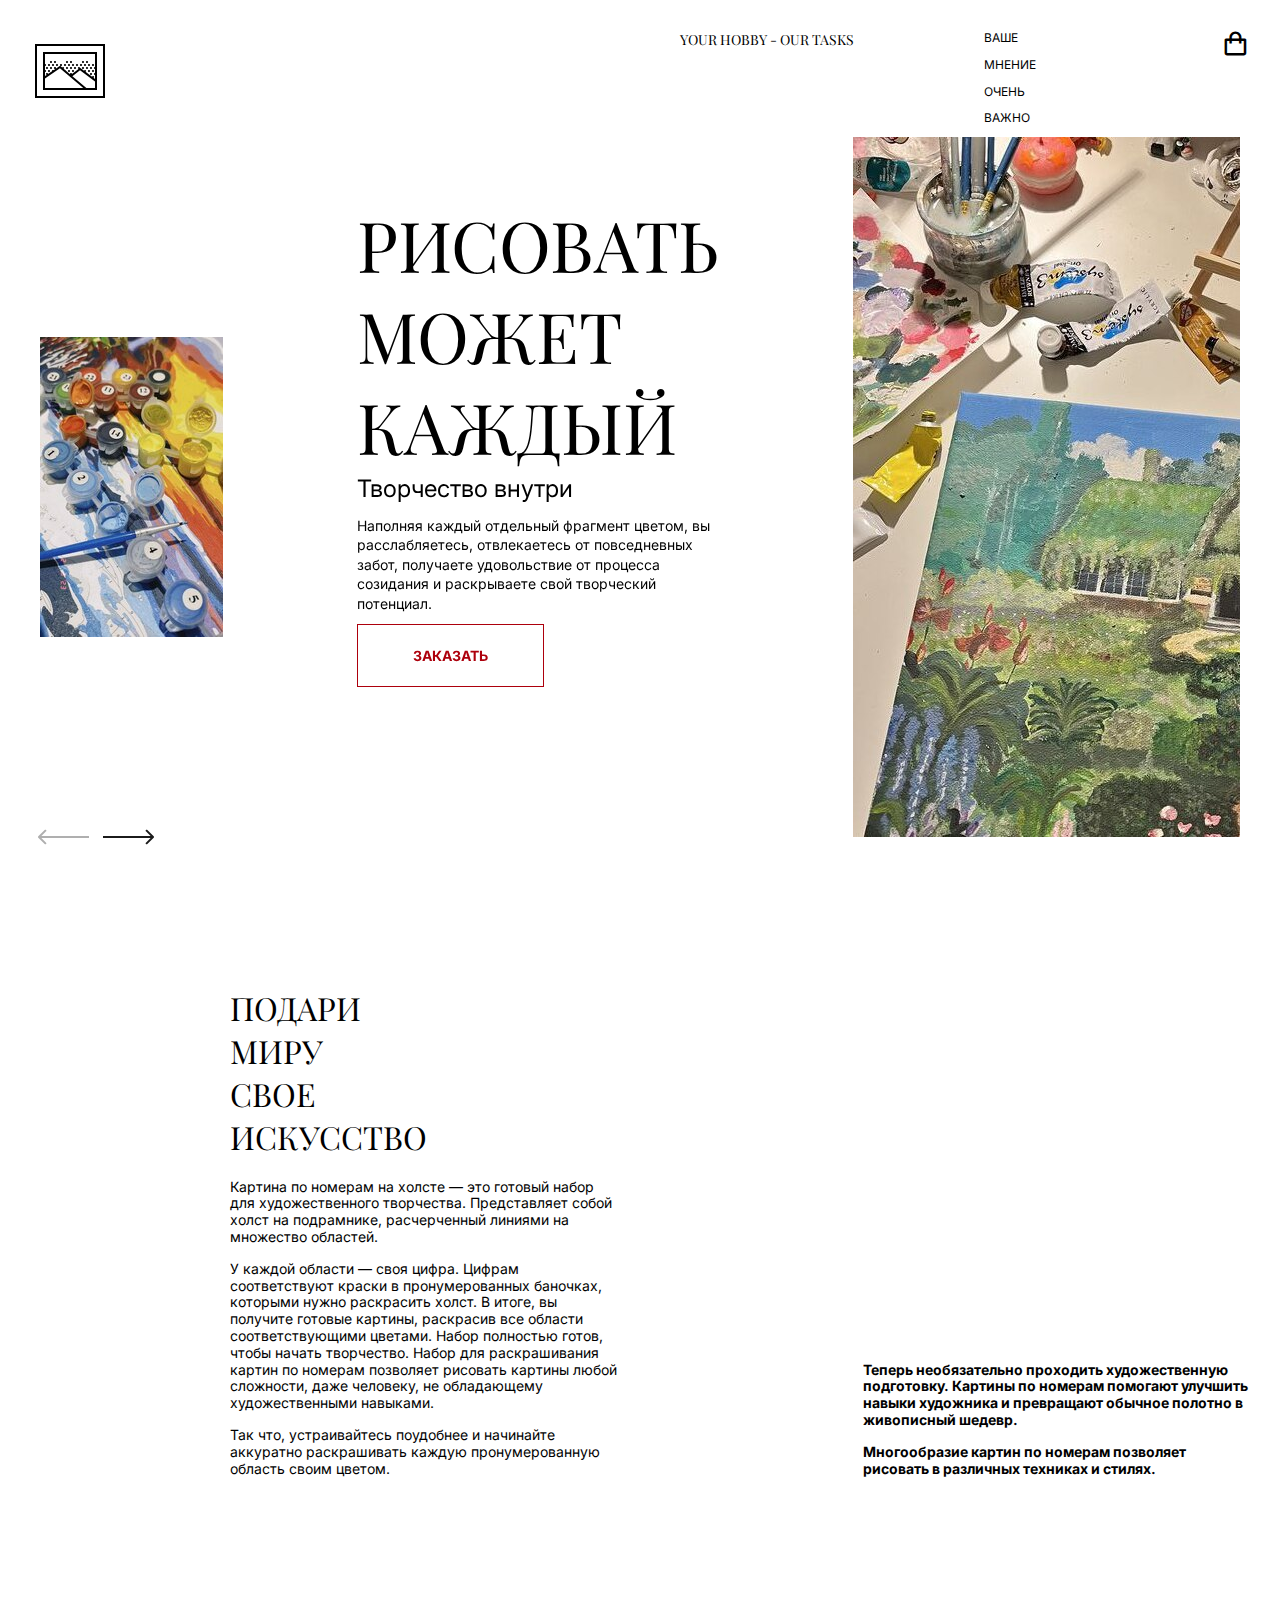
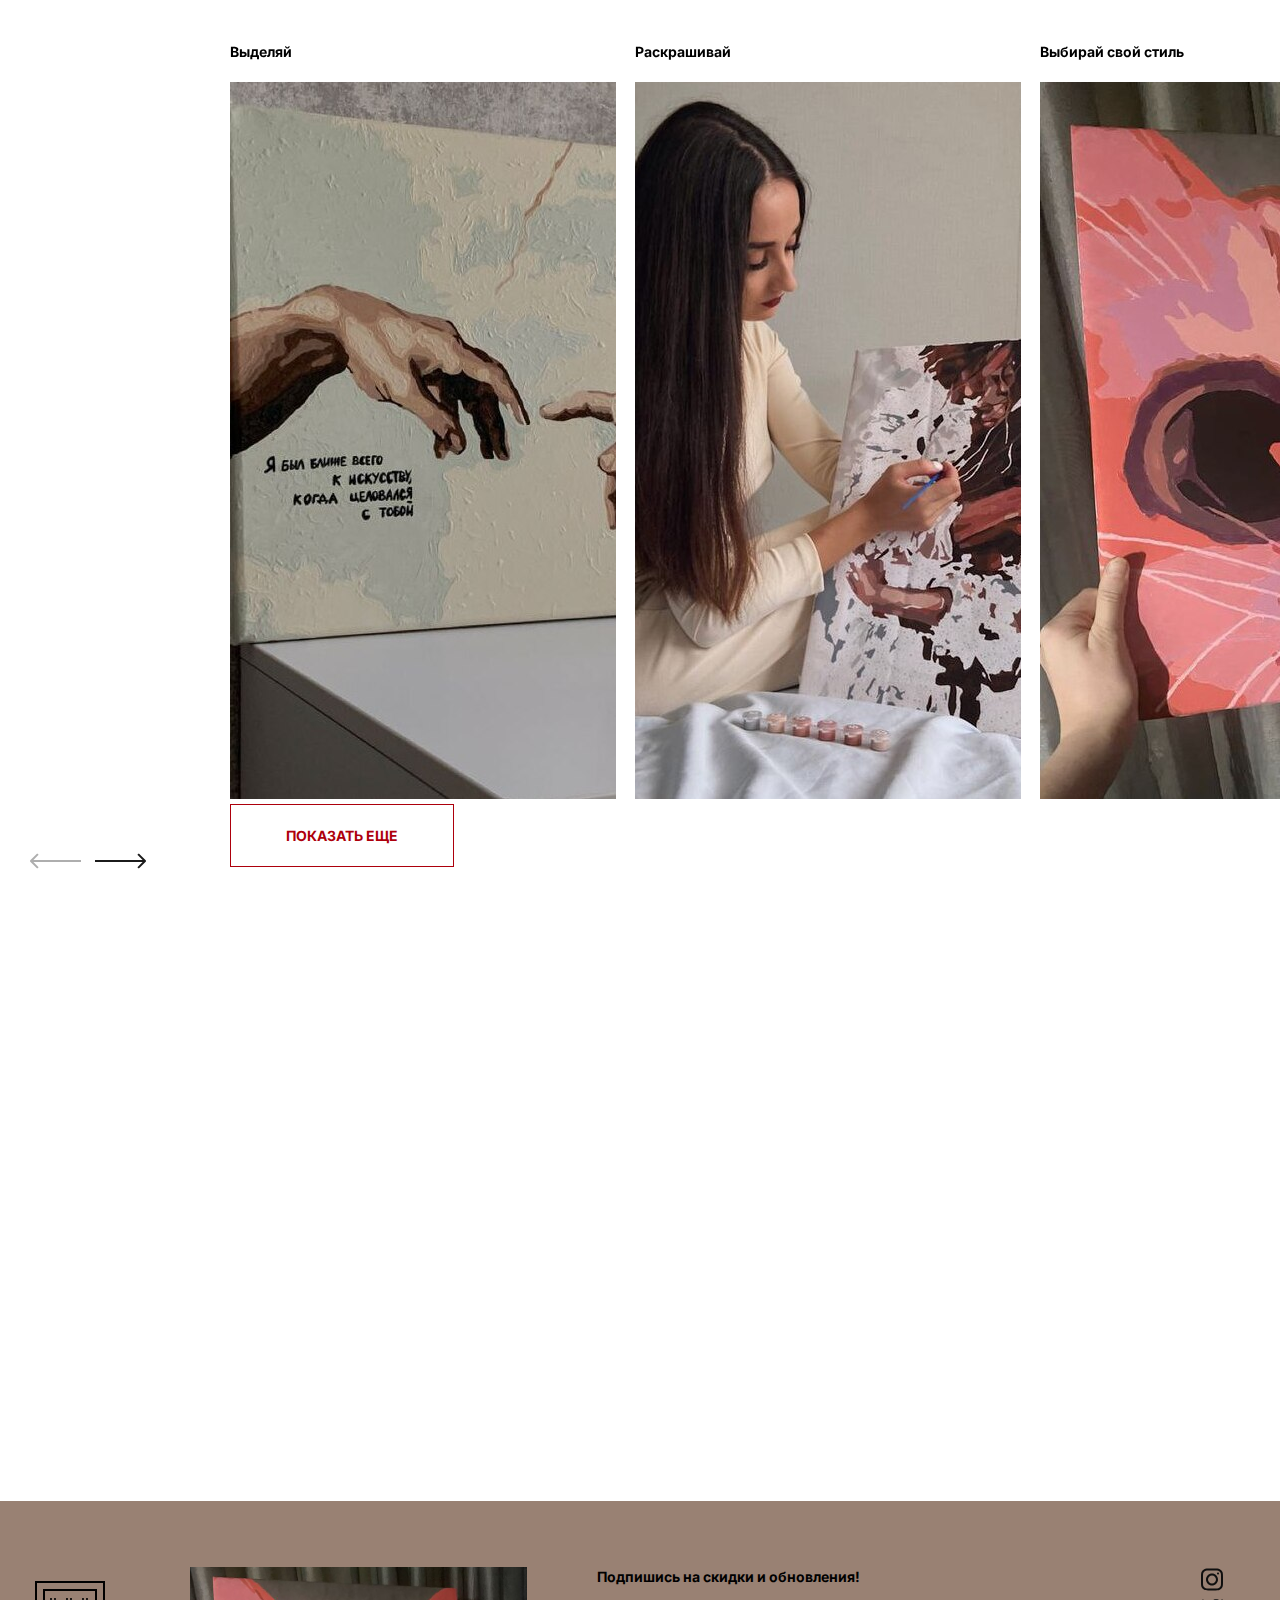
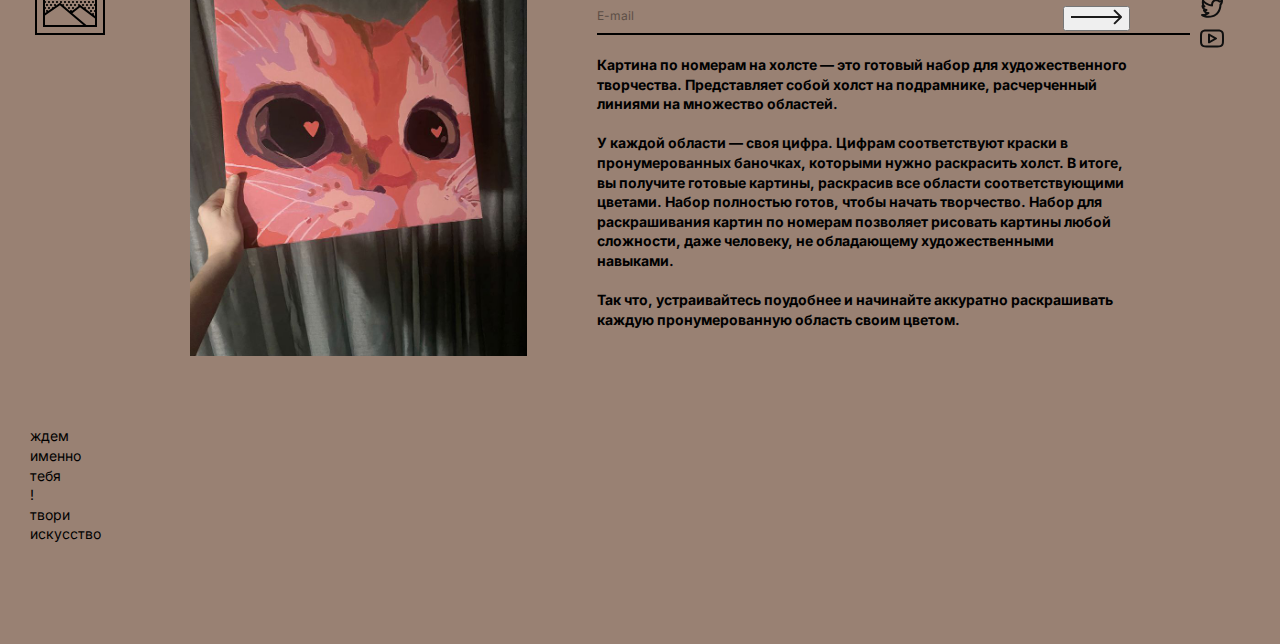
<file: index.html>
<!DOCTYPE html>
<html lang="en">
<head>
  <meta charset="UTF-8">
  <meta name="viewport" content="width=device-width, initial-scale=1.0">
  <meta http-equiv="X-UA-Compatible" content="ie=edge">
  <link rel="preconnect" href="https://fonts.googleapis.com">
  <link rel="preconnect" href="https://fonts.gstatic.com" crossorigin>
  <link href="https://fonts.googleapis.com/css2?family=Inter:wght@400,700&family=Playfair+Display:ital@0;1&display=swap" rel="stylesheet">
  <title>Paints</title>
  <link rel="stylesheet" href="css/reset.css">
  <link rel="stylesheet"  href="https://cdn.jsdelivr.net/npm/swiper@11/swiper-bundle.min.css"/>
  
  <link rel="stylesheet" href="css/style.css">
  <link href='https://unpkg.com/boxicons@2.1.4/css/boxicons.min.css' rel='stylesheet'>
</head>
<body>
  <header class="header">
    <div class="container">
      <div class="header_inner">
        <a href="index.html" class="logo">
          <img src="images/icon_logo.svg" alt="logo" id="cart-iconn">
        </a>
        <h3 class="header_title">
          YOUR HOBBY - OUR TASKS
        </h3>
        <nav class="menu">
          <ul class="menu_list">
            
            <li class="menu_item"><a href="feedback.html" class="menu_link">Ваше</a></li>
            <li class="menu_item"><a href="feedback.html" class="menu_link">мнение</a></li>
            <li class="menu_item"><a href="feedback.html" class="menu_link">очень</a></li>
            <li class="menu_item"><a href="feedback.html" class="menu_link">важно</a></li>

          </ul>
        </nav>
        <ul class="user-nav">
          <li class="user-nav_item">
            <a href="catalog.html" class="user-nav_link">
              <i class="bx bx-shopping-bag" id="cart-icon"></i>
            </a>
          </li>
        </ul>
      </div>
    </div>
  </header>
  <section class="top">
    <div class="top_swiper swiper">

      <div class="swiper-wrapper">

        <div class="swiper-slide">
          <div class="top-slide">
            <div class="container">
              <div class="top-slide_inner">
                <img src="images/pic1.jpg" alt="picture1">
                <div class="top-slide_content">
                  <h1 class="top-slide_title">Рисовать может каждый</h1>
                  <p class="top-slide_subtitle">
                    Творчество внутри
                  </p>
                  <p class="text">
                    Наполняя каждый отдельный фрагмент цветом, вы расслабляетесь, отвлекаетесь от повседневных забот, получаете удовольствие от процесса созидания и раскрываете свой творческий потенциал.
                  </p>
                  <a href="catalog.html" class="top-slide_btn">Заказать</a>
                </div>
                <img src="images/pic2.jpg" alt="picture1">
              </div>
            </div>
          </div>
        </div>
        <div class="swiper-slide">
          <div class="top-slide" style="background-image: url(images/pic3.jpg);" >
            <div class="container">
              <div class="top-slide_inner">
                <a href="catalog.html" class="top-slide_btn">Заказать</a>
              </div>
            </div>
          </div>
        </div>
        <div class="swiper-slide">
          <div class="top-slide" style="background-image: url(images/pic4.jpg);">
            <div class="container">
              <div class="top-slide_inner">
                <a href="catalog.html" class="top-slide_btn">Заказать</a>
              </div>
            </div>
          </div>
        </div>
      </div>
      <div class="container container-arrow">
        <div class="swiper-button-prev">
          <img src="images/Arrow_left.svg" alt="">
        </div>
        <div class="swiper-button-next">
          <img src="images/Arrow_right.svg" alt="">
        </div>
      </div>

    </div>
  </section>
  <section class="about">
    <div class="container">
      <div class="about_inner">
        <h2 class="about_title">
          Подари миру свое искусство
        </h2>
        <div class="about_textbox">
          <div class="about_text">
            <p>Картина по номерам на холсте — это готовый набор для художественного творчества. Представляет собой холст на подрамнике, расчерченный линиями на множество областей.</p>
            <p>У каждой области — своя цифра. Цифрам соответствуют краски в пронумерованных баночках, которыми нужно раскрасить холст. В итоге, вы получите готовые картины, раскрасив все области соответствующими цветами. Набор полностью готов, чтобы начать творчество. Набор для раскрашивания картин по номерам позволяет рисовать картины любой сложности, даже человеку, не обладающему художественными навыками. </p>
            <p>Так что, устраивайтесь поудобнее и начинайте аккуратно раскрашивать каждую пронумерованную область своим цветом. </p>
          </div>
          <div class="about_text about_text-bold">
            <p>Теперь необязательно проходить художественную подготовку. Картины по номерам помогают улучшить навыки художника и превращают обычное полотно в живописный шедевр.</p>
            <p>Многообразие картин по номерам позволяет рисовать в различных техниках и стилях.</p>
          </div>
        </div>


        <div class="about_slider swiper">
          <div class="swiper-wrapper">
            <div class="swiper-slide">
              <div class="about_item">
                <h4 class="about_item-title">
                  Выделяй
                </h4>
                <img src="images/pic_about1.jpg" alt="pic">
              </div>
            </div>


            <div class="swiper-slide">
              <div class="about_item">
                <h4 class="about_item-title">
                  Раскрашивай
                </h4>
                <img src="images/pic_about4.jpg" alt="pic">
              </div>
            </div>


            <div class="swiper-slide">
              <div class="about_item">
                <h4 class="about_item-title">
                  Выбирай свой стиль
                </h4>
                <img src="images/pic_about3.jpg" alt="pic">
              </div>
            </div>

            <div class="swiper-slide">
              <div class="about_item">
                <h4 class="about_item-title">
                  Найди себя
                </h4>
                <img src="images/pic_about1.jpg" alt="pic">
              </div>
            </div>

            <div class="swiper-slide">
              <div class="about_item">
                <h4 class="about_item-title">
                  Практикуйся
                </h4>
                <img src="images/pic_about3.jpg" alt="pic">
              </div>
            </div>

            <div class="swiper-slide">
              <div class="about_item">
                <h4 class="about_item-title">
                  Медитируй
                </h4>
                <img src="images/pic_about4.jpg" alt="pic">
              </div>
            </div>

            <div class="swiper-slide">
              <div class="about_item">
                <h4 class="about_item-title">
                  Жизнеутверждающееееее
                </h4>
                <img src="images/pic_about4.jpg" alt="pic">
              </div>
            </div>

            <div class="swiper-slide">
              <div class="about_item">
                <h4 class="about_item-title">
                  Жизнеутверждающееееее
                </h4>
                <img src="images/pic_about1.jpg" alt="pic">
              </div>
            </div>

            <div class="swiper-slide">
              <div class="about_item">
                <h4 class="about_item-title">
                  Жизнеутверждающееееее
                </h4>
                <img src="images/pic_about3.jpg" alt="pic">
              </div>
            </div>


          </div>
          <a href="catalog.html" class="about_btn">
            Показать еще
          </a>

          <div class="container-arrow about_arrow">
            <div class="swiper-button-prev">
              <img src="images/Arrow_left.svg" alt="">
            </div>
            <div class="swiper-button-next">
              <img src="images/Arrow_right.svg" alt="">
            </div>
          </div>


        </div>

      </div>
    </div>
  </section>

  
  
  <div class="video">
    <div class="container">
    <div class="video_inner">
      <div class="video_box">
        <iframe width="560" height="315" src="https://www.youtube.com/embed/BAD7ocAN_bY?si=V-MVkov3T9zsAgrH&amp;controls=0&amp;start=93" title="YouTube video player" frameborder="0" allow="accelerometer; autoplay; clipboard-write; encrypted-media; gyroscope; picture-in-picture; web-share" referrerpolicy="strict-origin-when-cross-origin" allowfullscreen></iframe> 
        
       
      </div>
    </div>
    </div>
  </div>


  <div class="footer">
    <div class="container">
      <div class="footer_top">
        <a href="index.html" class="footer_logo">
          <img src="images/icon_logo.svg" alt="logo" id="cart-iconn">
        </a>
        <img src="images/footer.jpg" alt="" class="footer_img">
        <div class="footer_items">
          <div class="footer_item">
            <h5 class="footer_item-title">Подпишись на скидки и обновления!</h5>
            <form action="#" class="footer_item-form">
              <input class="footer_item-input" type="email" placeholder="E-mail">
              <button class="footer_item-btn" type="submit">
                <img src="images/Arrow_right.svg" alt="">
              </button>
            </form>
          </div>

          <div class="footer_items">
            <h5 class="footer_item-title">
              <br>
              Картина по номерам на холсте — это готовый набор для художественного творчества. Представляет собой холст на подрамнике, расчерченный линиями на множество областей.<br>
              <br>
              У каждой области — своя цифра. Цифрам соответствуют краски в пронумерованных баночках, которыми нужно раскрасить холст. В итоге, вы получите готовые картины, раскрасив все области соответствующими цветами. Набор полностью готов, чтобы начать творчество. Набор для раскрашивания картин по номерам позволяет рисовать картины любой сложности, даже человеку, не обладающему художественными навыками. <br>
              <br>
              Так что, устраивайтесь поудобнее и начинайте аккуратно раскрашивать каждую пронумерованную область своим цветом. <br>
            </h5>
          </div>

          <div class="footer_items">
            <h5 class="footer_item-title"></h5>
          </div>
            


        </div>
        <ul class="footer_social-list">
          <li class="footer_social-item"><a href="#" class="footer_social-link">
            <img src="images/instagram 1.svg" alt="">
          </a></li>
          <li class="footer_social-item"><a href="#" class="footer_social-link">
            <img src="images/twiter 2.svg" alt="">
          </a></li>
          <li class="footer_social-item"><a href="#" class="footer_social-link">
            <img src="images/youtube 1.svg" alt="">
          </a></li>
        </ul>
      </div>


      <div class="footer_nav">
        <ul class="footer_nav-list">
          <li class="footer_nav-item"><a href="#" class="footer_nav-link">ждем</a></li>
          <li class="footer_nav-item"><a href="#" class="footer_nav-link"></a>именно</li>
          <li class="footer_nav-item"><a href="#" class="footer_nav-link"></a>тебя</li>
          <li class="footer_nav-item"><a href="#" class="footer_nav-link"></a>!</li>
          <li class="footer_nav-item"><a href="#" class="footer_nav-link"></a>твори</li>
          <li class="footer_nav-item"><a href="#" class="footer_nav-link"></a>искусство</li>
        </ul>
      </div>
    </div>
  </div>





  <script src="https://cdn.jsdelivr.net/npm/swiper@11/swiper-bundle.min.js"></script>
  <script src="js/main.js"></script>
  
</body>
</html>
</file>
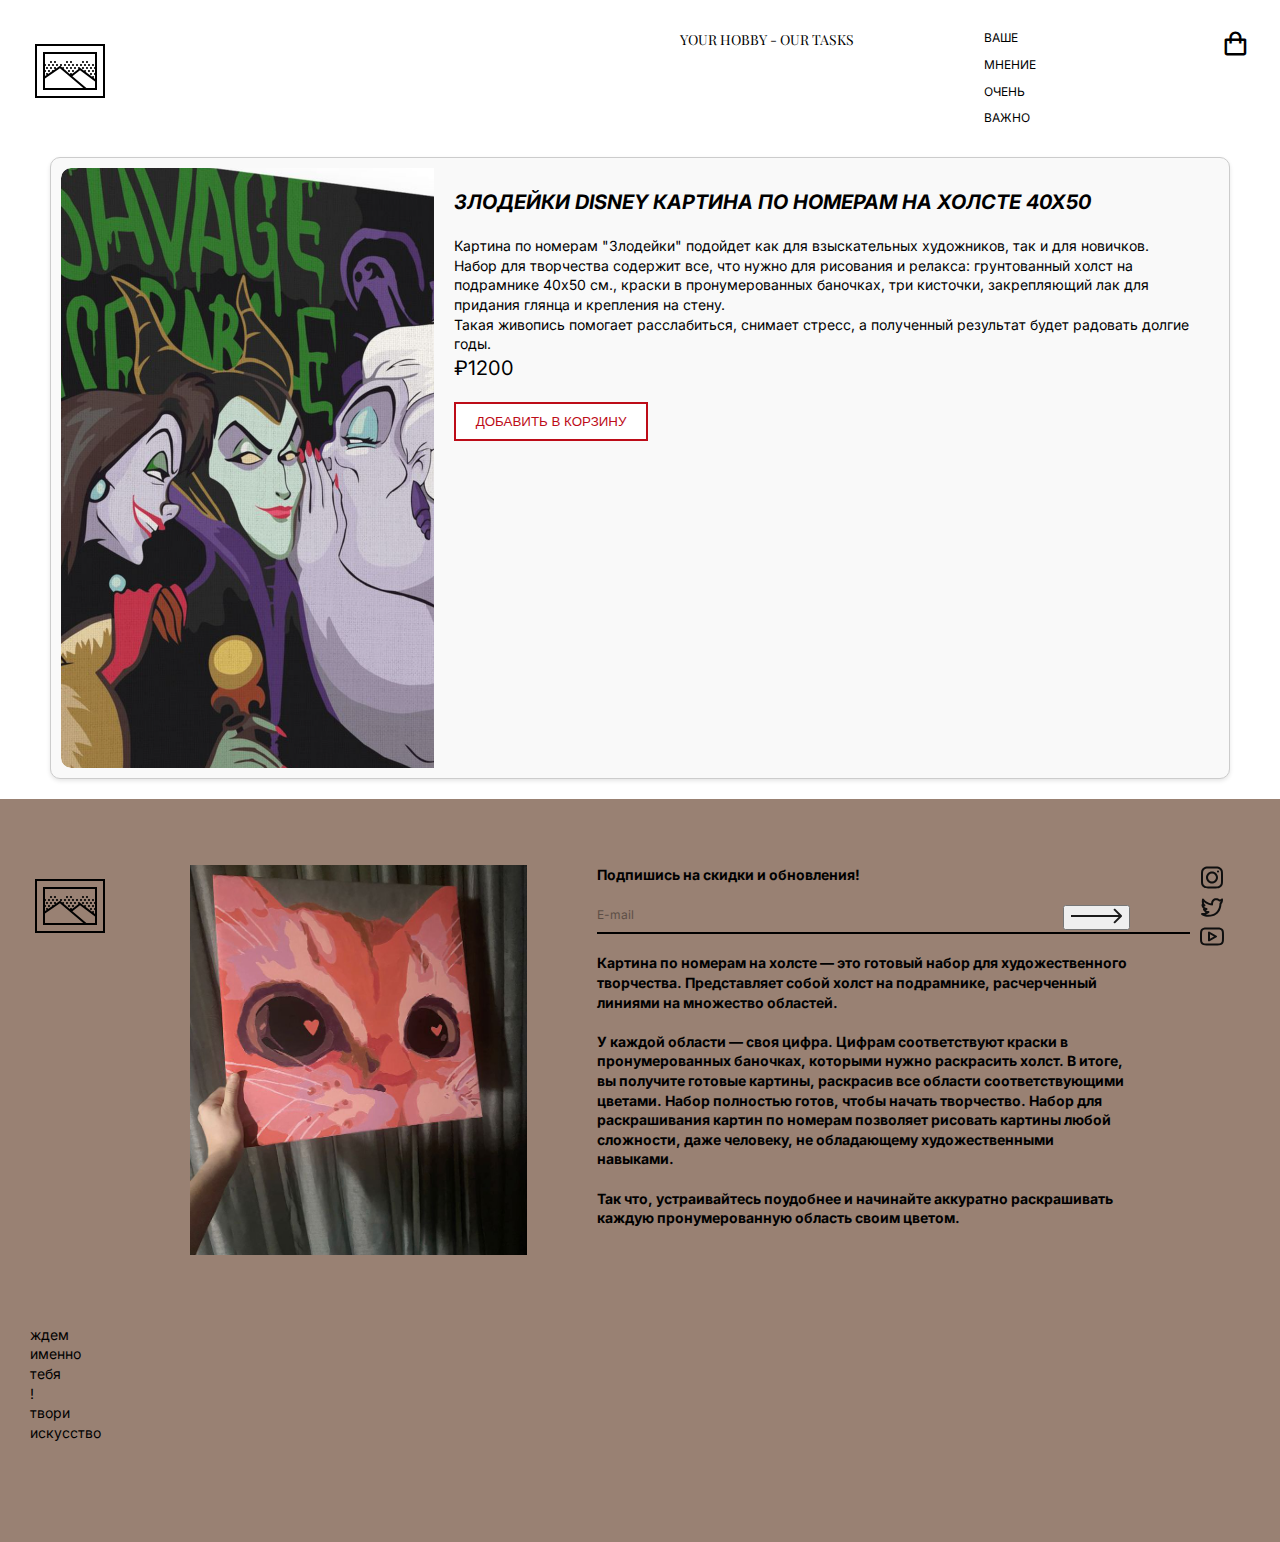
<file: cart1.html>
<!DOCTYPE html>
<html lang="en">
<head>
<meta charset="UTF-8">
<meta name="viewport" content="width=device-width, initial-scale=1.0">
<link rel="stylesheet" href="css/cart.css">
<link rel="stylesheet" href="https://cdn.jsdelivr.net/npm/swiper@11/swiper-bundle.min.css" />
<meta http-equiv="X-UA-Compatible" content="ie=edge">
<link rel="preconnect" href="https://fonts.googleapis.com">
<link rel="preconnect" href="https://fonts.gstatic.com" crossorigin>
<link href="https://fonts.googleapis.com/css2?family=Inter:wght@400,700&family=Playfair+Display:ital@0;1&display=swap" rel="stylesheet">
<title>Paints</title>
<link rel="stylesheet" href="css/reset.css">
   
<link rel="stylesheet" href="css/style.css">
<link href='https://unpkg.com/boxicons@2.1.4/css/boxicons.min.css' rel='stylesheet'>

</head>
<body>
    <header class="header">
        <div class="container">
          <div class="header_inner">
            <a href="index.html" class="logo">
              <img src="images/icon_logo.svg" alt="logo" id="cart-iconn">
            </a>
            <h3 class="header_title">
              YOUR HOBBY - OUR TASKS
            </h3>
            <nav class="menu">
              <ul class="menu_list">
                
                <li class="menu_item"><a href="feedback.html" class="menu_link">Ваше</a></li>
            <li class="menu_item"><a href="feedback.html" class="menu_link">мнение</a></li>
            <li class="menu_item"><a href="feedback.html" class="menu_link">очень</a></li>
            <li class="menu_item"><a href="feedback.html" class="menu_link">важно</a></li>
    
              </ul>
            </nav>
            <ul class="user-nav">
              <li class="user-nav_item">
                <a href="catalog.html" class="user-nav_link">
                  <i class="bx bx-shopping-bag" id="cart-icon"></i>
                </a>
              </li>
            </ul>
          </div>
        </div>
    </header>


    <div class="container">
        <div class="product-card">
            <div class="product-image">
                <div class="swiper mySwiper">
                    <div class="swiper-wrapper">
                    <div class="swiper-slide basket"><img src="images/shop/1.png" alt=""></div>
                    <div class="swiper-slide basket"><img src="images/shop/11.png" alt=""></div>
                    <div class="swiper-slide basket"><img src="images/shop/111.png" alt=""></div>
                    
                    </div>
                    <div class="swiper-button-next"></div>
                    <div class="swiper-button-prev"></div>
                </div>
                
                
                <script src="https://cdn.jsdelivr.net/npm/swiper@11/swiper-bundle.min.js"></script>
        
            </div>
        
            
        
        
            <div class="product-info">
                <div class="product-title-cart"><h1>Злодейки Disney Картина по номерам на холсте 40х50<br></h1></div>
                <p>Картина по номерам "Злодейки" подойдет как для взыскательных художников, так и для новичков. </p>
                <p>Набор для творчества содержит все, что нужно для рисования и релакса: грунтованный холст на подрамнике 40х50 см., краски в пронумерованных баночках, три кисточки, закрепляющий лак для придания глянца и крепления на стену.</p>
                <p>Такая живопись помогает расслабиться, снимает стресс, а полученный результат будет радовать долгие годы. </p>
                <p class="price"> ₽1200</p>
                <button class="add-to-cart">Добавить в корзину</button>
            </div>
        </div>
    </div>



    <div class="footer">
        <div class="container">
        <div class="footer_top">
            <a href="" class="footer_logo">
            <img src="images/icon_logo.svg" alt="logo" id="cart-icon">
            </a>
            <img src="images/footer.jpg" alt="" class="footer_img">
            <div class="footer_items">
            <div class="footer_item">
                <h5 class="footer_item-title">Подпишись на скидки и обновления!</h5>
                <form action="#" class="footer_item-form">
                <input class="footer_item-input" type="email" placeholder="E-mail">
                <button class="footer_item-btn" type="submit">
                    <img src="images/Arrow_right.svg" alt="">
                </button>
                </form>
            </div>

            <div class="footer_items">
                <h5 class="footer_item-title">
                <br>
                Картина по номерам на холсте — это готовый набор для художественного творчества. Представляет собой холст на подрамнике, расчерченный линиями на множество областей.<br>
                <br>
                У каждой области — своя цифра. Цифрам соответствуют краски в пронумерованных баночках, которыми нужно раскрасить холст. В итоге, вы получите готовые картины, раскрасив все области соответствующими цветами. Набор полностью готов, чтобы начать творчество. Набор для раскрашивания картин по номерам позволяет рисовать картины любой сложности, даже человеку, не обладающему художественными навыками. <br>
                <br>
                Так что, устраивайтесь поудобнее и начинайте аккуратно раскрашивать каждую пронумерованную область своим цветом. <br>
                </h5>
            </div>

            <div class="footer_items">
                <h5 class="footer_item-title"></h5>
            </div>
                


            </div>
            <ul class="footer_social-list">
            <li class="footer_social-item"><a href="#" class="footer_social-link">
                <img src="images/instagram 1.svg" alt="">
            </a></li>
            <li class="footer_social-item"><a href="#" class="footer_social-link">
                <img src="images/twiter 2.svg" alt="">
            </a></li>
            <li class="footer_social-item"><a href="#" class="footer_social-link">
                <img src="images/youtube 1.svg" alt="">
            </a></li>
            </ul>
        </div>


        <div class="footer_nav">
            <ul class="footer_nav-list">
            <li class="footer_nav-item"><a href="#" class="footer_nav-link">ждем</a></li>
            <li class="footer_nav-item"><a href="#" class="footer_nav-link"></a>именно</li>
            <li class="footer_nav-item"><a href="#" class="footer_nav-link"></a>тебя</li>
            <li class="footer_nav-item"><a href="#" class="footer_nav-link"></a>!</li>
            <li class="footer_nav-item"><a href="#" class="footer_nav-link"></a>твори</li>
            <li class="footer_nav-item"><a href="#" class="footer_nav-link"></a>искусство</li>
            </ul>
        </div>
        </div>
    </div>

<script src="js/cart.js"></script>
</body>
</html>
</file>
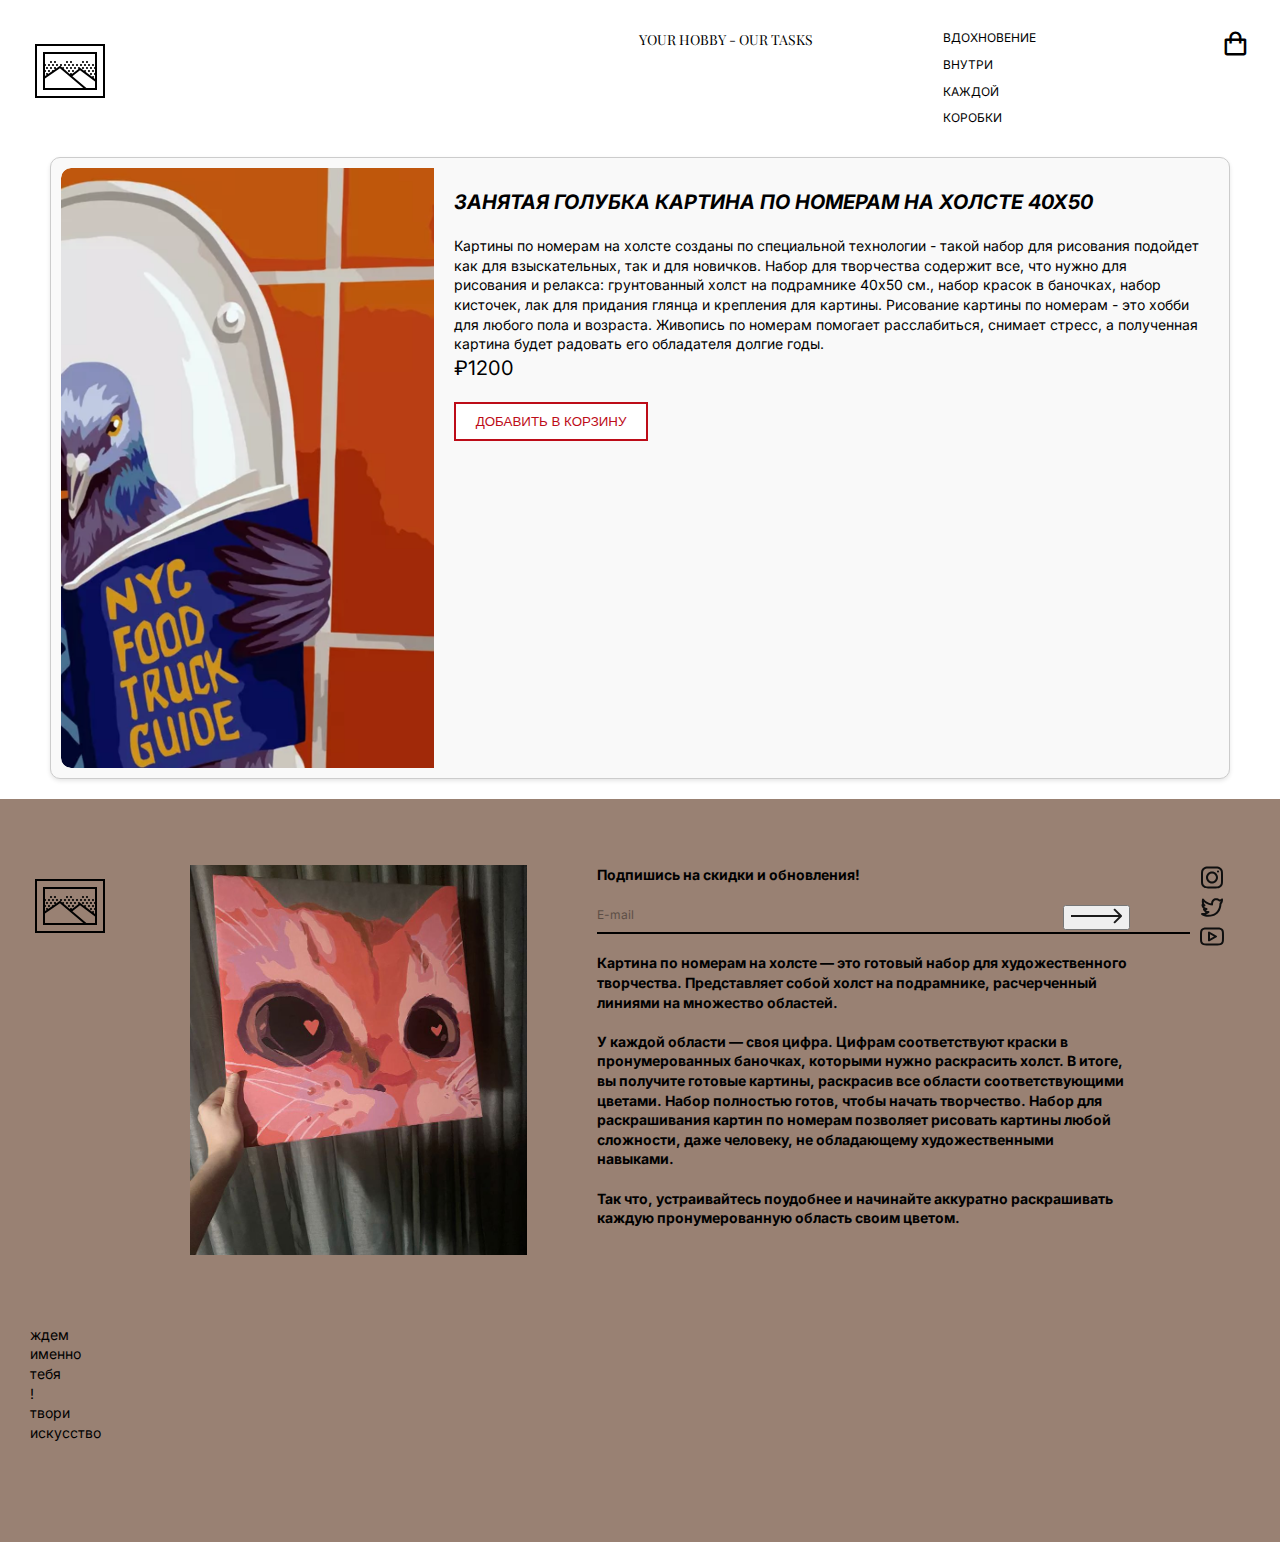
<file: cart2.html>
<!DOCTYPE html>
<html lang="en">
<head>
<meta charset="UTF-8">
<meta name="viewport" content="width=device-width, initial-scale=1.0">
<link rel="stylesheet" href="css/cart.css">
<link rel="stylesheet" href="https://cdn.jsdelivr.net/npm/swiper@11/swiper-bundle.min.css" />
<meta http-equiv="X-UA-Compatible" content="ie=edge">
<link rel="preconnect" href="https://fonts.googleapis.com">
<link rel="preconnect" href="https://fonts.gstatic.com" crossorigin>
<link href="https://fonts.googleapis.com/css2?family=Inter:wght@400,700&family=Playfair+Display:ital@0;1&display=swap" rel="stylesheet">
<title>Paints</title>
<link rel="stylesheet" href="css/reset.css">
   
<link rel="stylesheet" href="css/style.css">
<link href='https://unpkg.com/boxicons@2.1.4/css/boxicons.min.css' rel='stylesheet'>

</head>
<body>
    <header class="header">
        <div class="container">
          <div class="header_inner">
            <a href="index.html" class="logo">
              <img src="images/icon_logo.svg" alt="logo" id="cart-icon">
            </a>
            <h3 class="header_title">
              YOUR HOBBY - OUR TASKS
            </h3>
            <nav class="menu">
              <ul class="menu_list">
                
                <li class="menu_item"><a href="#" class="menu_link">вдохновение</a></li>
                <li class="menu_item"><a href="#" class="menu_link">внутри</a></li>
                <li class="menu_item"><a href="#" class="menu_link">каждой</a></li>
                <li class="menu_item"><a href="#" class="menu_link">коробки</a></li>
    
              </ul>
            </nav>
            <ul class="user-nav">
              <li class="user-nav_item">
                <a href="catalog.html" class="user-nav_link">
                  <i class="bx bx-shopping-bag" id="cart-icon"></i>
                </a>
              </li>
            </ul>
          </div>
        </div>
    </header>


    <div class="container">
        <div class="product-card">
            <div class="product-image">
                <div class="swiper mySwiper">
                    <div class="swiper-wrapper">
                    <div class="swiper-slide basket"><img src="images/shop/2.png" alt=""></div>
                    <div class="swiper-slide basket"><img src="images/shop/22.png" alt=""></div>
                    <div class="swiper-slide basket"><img src="images/shop/111.png" alt=""></div>
                    
                    </div>
                    <div class="swiper-button-next"></div>
                    <div class="swiper-button-prev"></div>
                </div>
                
                
                <script src="https://cdn.jsdelivr.net/npm/swiper@11/swiper-bundle.min.js"></script>
        
            </div>
        
            
        
        
            <div class="product-info">
                <div class="product-title-cart"><h1>Занятая голубка Картина по номерам на холсте 40х50<br></h1></div>
                <p>Картины по номерам на холсте созданы по специальной технологии - такой набор для рисования подойдет как для взыскательных, так и для новичков. Набор для творчества содержит все, что нужно для рисования и релакса: грунтованный холст на подрамнике 40х50 см., набор красок в баночках, набор кисточек, лак для придания глянца и крепления для картины. Рисование картины по номерам - это хобби для любого пола и возраста. Живопись по номерам помогает расслабиться, снимает стресс, а полученная картина будет радовать его обладателя долгие годы.  </p>
                
                <p class="price"> ₽1200</p>
                <button class="add-to-cart">Добавить в корзину</button>
            </div>
        </div>
    </div>



    <div class="footer">
        <div class="container">
        <div class="footer_top">
            <a href="" class="footer_logo">
            <img src="images/icon_logo.svg" alt="logo" id="cart-icon">
            </a>
            <img src="images/footer.jpg" alt="" class="footer_img">
            <div class="footer_items">
            <div class="footer_item">
                <h5 class="footer_item-title">Подпишись на скидки и обновления!</h5>
                <form action="#" class="footer_item-form">
                <input class="footer_item-input" type="email" placeholder="E-mail">
                <button class="footer_item-btn" type="submit">
                    <img src="images/Arrow_right.svg" alt="">
                </button>
                </form>
            </div>

            <div class="footer_items">
                <h5 class="footer_item-title">
                <br>
                Картина по номерам на холсте — это готовый набор для художественного творчества. Представляет собой холст на подрамнике, расчерченный линиями на множество областей.<br>
                <br>
                У каждой области — своя цифра. Цифрам соответствуют краски в пронумерованных баночках, которыми нужно раскрасить холст. В итоге, вы получите готовые картины, раскрасив все области соответствующими цветами. Набор полностью готов, чтобы начать творчество. Набор для раскрашивания картин по номерам позволяет рисовать картины любой сложности, даже человеку, не обладающему художественными навыками. <br>
                <br>
                Так что, устраивайтесь поудобнее и начинайте аккуратно раскрашивать каждую пронумерованную область своим цветом. <br>
                </h5>
            </div>

            <div class="footer_items">
                <h5 class="footer_item-title"></h5>
            </div>
                


            </div>
            <ul class="footer_social-list">
            <li class="footer_social-item"><a href="#" class="footer_social-link">
                <img src="images/instagram 1.svg" alt="">
            </a></li>
            <li class="footer_social-item"><a href="#" class="footer_social-link">
                <img src="images/twiter 2.svg" alt="">
            </a></li>
            <li class="footer_social-item"><a href="#" class="footer_social-link">
                <img src="images/youtube 1.svg" alt="">
            </a></li>
            </ul>
        </div>


        <div class="footer_nav">
            <ul class="footer_nav-list">
            <li class="footer_nav-item"><a href="#" class="footer_nav-link">ждем</a></li>
            <li class="footer_nav-item"><a href="#" class="footer_nav-link"></a>именно</li>
            <li class="footer_nav-item"><a href="#" class="footer_nav-link"></a>тебя</li>
            <li class="footer_nav-item"><a href="#" class="footer_nav-link"></a>!</li>
            <li class="footer_nav-item"><a href="#" class="footer_nav-link"></a>твори</li>
            <li class="footer_nav-item"><a href="#" class="footer_nav-link"></a>искусство</li>
            </ul>
        </div>
        </div>
    </div>

<script src="js/cart.js"></script>
</body>
</html>
</file>
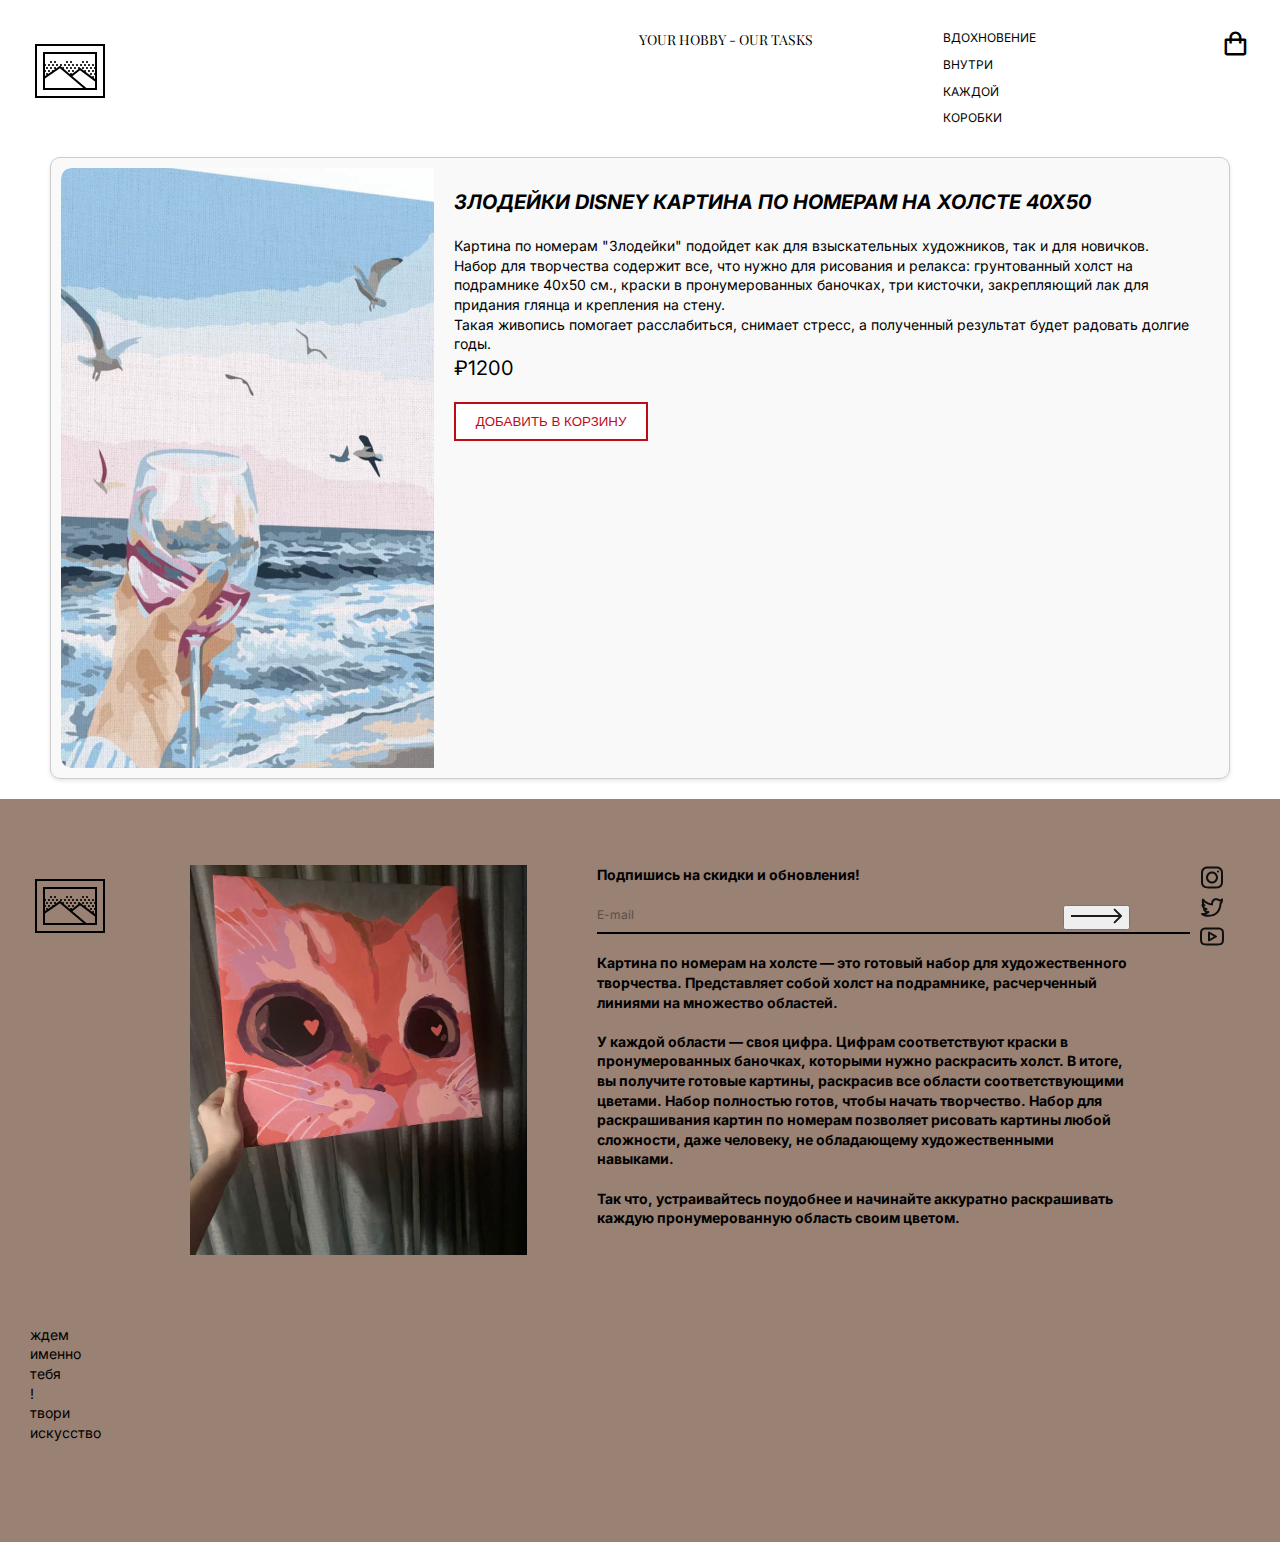
<file: cart3.html>
<!DOCTYPE html>
<html lang="en">
<head>
<meta charset="UTF-8">
<meta name="viewport" content="width=device-width, initial-scale=1.0">
<link rel="stylesheet" href="css/cart.css">
<link rel="stylesheet" href="https://cdn.jsdelivr.net/npm/swiper@11/swiper-bundle.min.css" />
<meta http-equiv="X-UA-Compatible" content="ie=edge">
<link rel="preconnect" href="https://fonts.googleapis.com">
<link rel="preconnect" href="https://fonts.gstatic.com" crossorigin>
<link href="https://fonts.googleapis.com/css2?family=Inter:wght@400,700&family=Playfair+Display:ital@0;1&display=swap" rel="stylesheet">
<title>Paints</title>
<link rel="stylesheet" href="css/reset.css">
   
<link rel="stylesheet" href="css/style.css">
<link href='https://unpkg.com/boxicons@2.1.4/css/boxicons.min.css' rel='stylesheet'>

</head>
<body>
    <header class="header">
        <div class="container">
          <div class="header_inner">
            <a href="index.html" class="logo">
              <img src="images/icon_logo.svg" alt="logo" id="cart-icon">
            </a>
            <h3 class="header_title">
              YOUR HOBBY - OUR TASKS
            </h3>
            <nav class="menu">
              <ul class="menu_list">
                
                <li class="menu_item"><a href="#" class="menu_link">вдохновение</a></li>
                <li class="menu_item"><a href="#" class="menu_link">внутри</a></li>
                <li class="menu_item"><a href="#" class="menu_link">каждой</a></li>
                <li class="menu_item"><a href="#" class="menu_link">коробки</a></li>
    
              </ul>
            </nav>
            <ul class="user-nav">
              <li class="user-nav_item">
                <a href="catalog.html" class="user-nav_link">
                  <i class="bx bx-shopping-bag" id="cart-icon"></i>
                </a>
              </li>
            </ul>
          </div>
        </div>
    </header>


    <div class="container">
        <div class="product-card">
            <div class="product-image">
                <div class="swiper mySwiper">
                    <div class="swiper-wrapper">
                    <div class="swiper-slide basket"><img src="images/shop/3.png" alt=""></div>
                    <div class="swiper-slide basket"><img src="images/shop/33.png" alt=""></div>
                    <div class="swiper-slide basket"><img src="images/shop/111.png" alt=""></div>
                    
                    </div>
                    <div class="swiper-button-next"></div>
                    <div class="swiper-button-prev"></div>
                </div>
                
                
                <script src="https://cdn.jsdelivr.net/npm/swiper@11/swiper-bundle.min.js"></script>
        
            </div>
        
            
        
        
            <div class="product-info">
                <div class="product-title-cart"><h1>Злодейки Disney Картина по номерам на холсте 40х50<br></h1></div>
                <p>Картина по номерам "Злодейки" подойдет как для взыскательных художников, так и для новичков. </p>
                <p>Набор для творчества содержит все, что нужно для рисования и релакса: грунтованный холст на подрамнике 40х50 см., краски в пронумерованных баночках, три кисточки, закрепляющий лак для придания глянца и крепления на стену.</p>
                <p>Такая живопись помогает расслабиться, снимает стресс, а полученный результат будет радовать долгие годы. </p>
                <p class="price"> ₽1200</p>
                <button class="add-to-cart">Добавить в корзину</button>
            </div>
        </div>
    </div>



    <div class="footer">
        <div class="container">
        <div class="footer_top">
            <a href="" class="footer_logo">
            <img src="images/icon_logo.svg" alt="logo" id="cart-icon">
            </a>
            <img src="images/footer.jpg" alt="" class="footer_img">
            <div class="footer_items">
            <div class="footer_item">
                <h5 class="footer_item-title">Подпишись на скидки и обновления!</h5>
                <form action="#" class="footer_item-form">
                <input class="footer_item-input" type="email" placeholder="E-mail">
                <button class="footer_item-btn" type="submit">
                    <img src="images/Arrow_right.svg" alt="">
                </button>
                </form>
            </div>

            <div class="footer_items">
                <h5 class="footer_item-title">
                <br>
                Картина по номерам на холсте — это готовый набор для художественного творчества. Представляет собой холст на подрамнике, расчерченный линиями на множество областей.<br>
                <br>
                У каждой области — своя цифра. Цифрам соответствуют краски в пронумерованных баночках, которыми нужно раскрасить холст. В итоге, вы получите готовые картины, раскрасив все области соответствующими цветами. Набор полностью готов, чтобы начать творчество. Набор для раскрашивания картин по номерам позволяет рисовать картины любой сложности, даже человеку, не обладающему художественными навыками. <br>
                <br>
                Так что, устраивайтесь поудобнее и начинайте аккуратно раскрашивать каждую пронумерованную область своим цветом. <br>
                </h5>
            </div>

            <div class="footer_items">
                <h5 class="footer_item-title"></h5>
            </div>
                


            </div>
            <ul class="footer_social-list">
            <li class="footer_social-item"><a href="#" class="footer_social-link">
                <img src="images/instagram 1.svg" alt="">
            </a></li>
            <li class="footer_social-item"><a href="#" class="footer_social-link">
                <img src="images/twiter 2.svg" alt="">
            </a></li>
            <li class="footer_social-item"><a href="#" class="footer_social-link">
                <img src="images/youtube 1.svg" alt="">
            </a></li>
            </ul>
        </div>


        <div class="footer_nav">
            <ul class="footer_nav-list">
            <li class="footer_nav-item"><a href="#" class="footer_nav-link">ждем</a></li>
            <li class="footer_nav-item"><a href="#" class="footer_nav-link"></a>именно</li>
            <li class="footer_nav-item"><a href="#" class="footer_nav-link"></a>тебя</li>
            <li class="footer_nav-item"><a href="#" class="footer_nav-link"></a>!</li>
            <li class="footer_nav-item"><a href="#" class="footer_nav-link"></a>твори</li>
            <li class="footer_nav-item"><a href="#" class="footer_nav-link"></a>искусство</li>
            </ul>
        </div>
        </div>
    </div>

<script src="js/cart.js"></script>
</body>
</html>
</file>
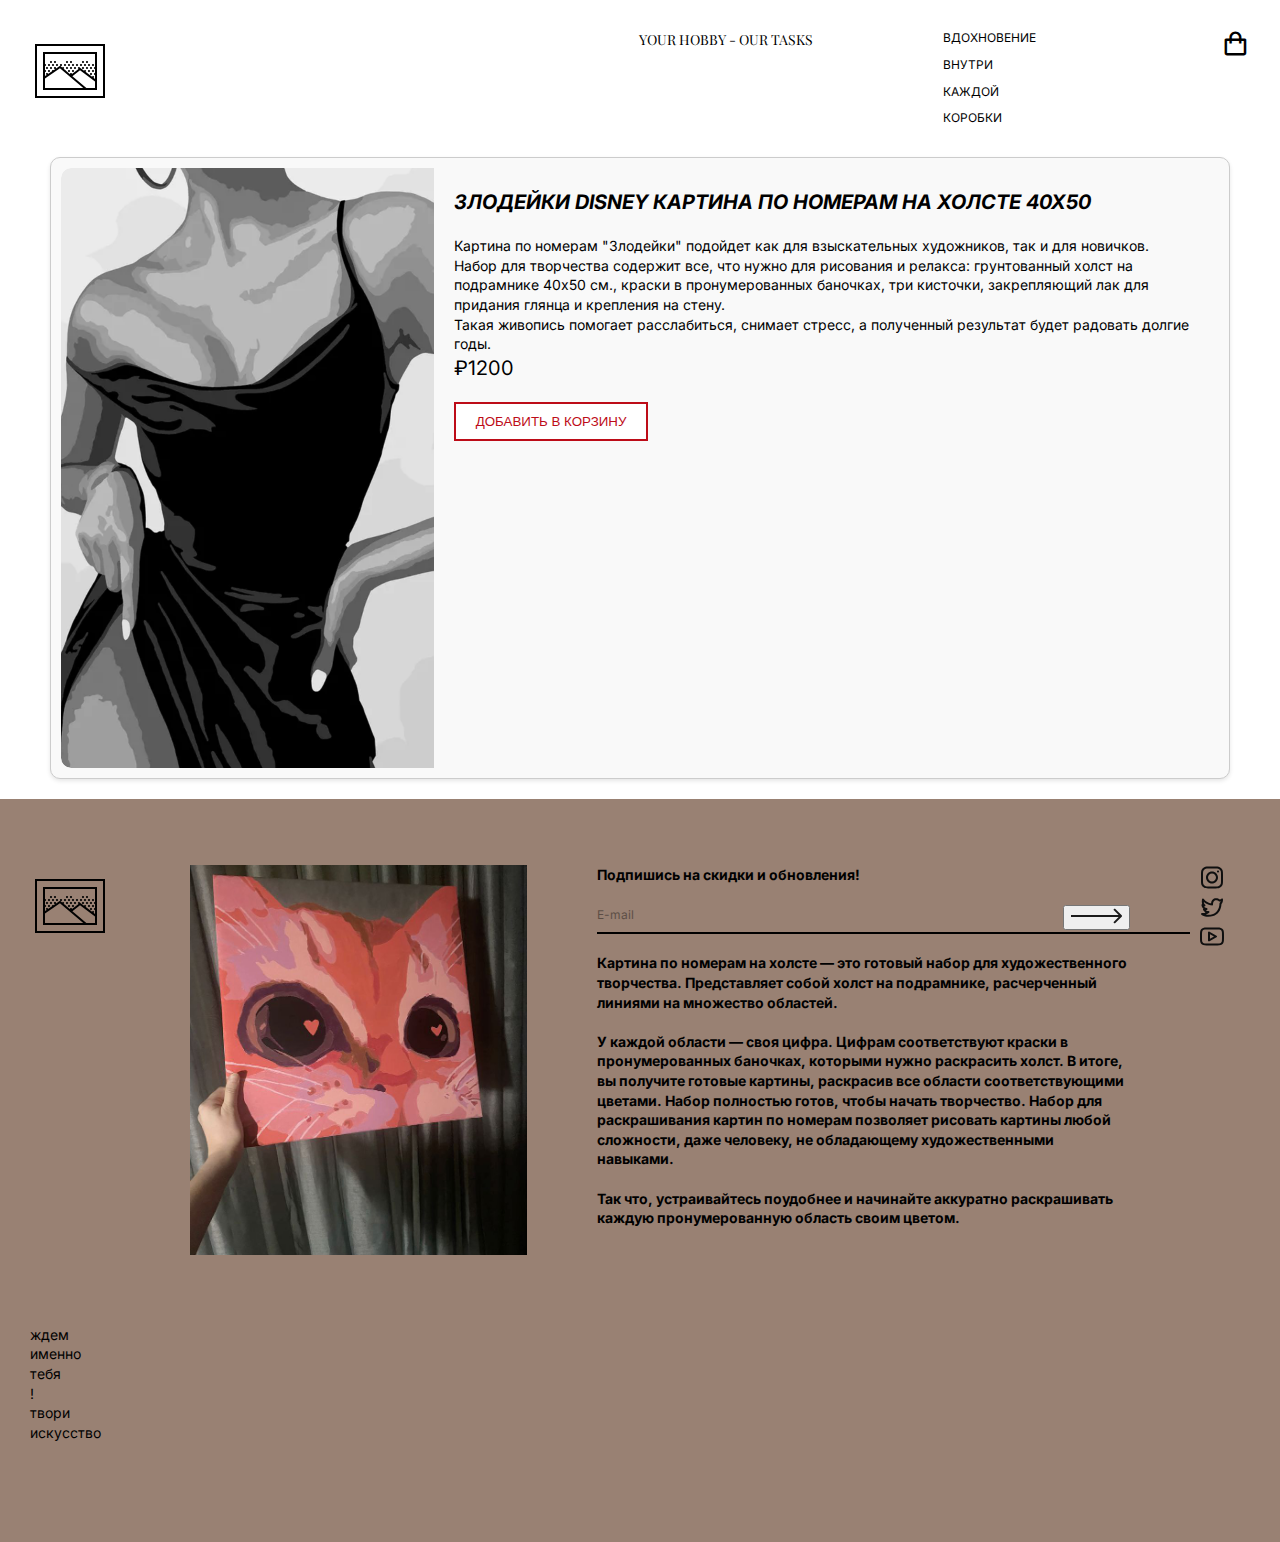
<file: cart4.html>
<!DOCTYPE html>
<html lang="en">
<head>
<meta charset="UTF-8">
<meta name="viewport" content="width=device-width, initial-scale=1.0">
<link rel="stylesheet" href="css/cart.css">
<link rel="stylesheet" href="https://cdn.jsdelivr.net/npm/swiper@11/swiper-bundle.min.css" />
<meta http-equiv="X-UA-Compatible" content="ie=edge">
<link rel="preconnect" href="https://fonts.googleapis.com">
<link rel="preconnect" href="https://fonts.gstatic.com" crossorigin>
<link href="https://fonts.googleapis.com/css2?family=Inter:wght@400,700&family=Playfair+Display:ital@0;1&display=swap" rel="stylesheet">
<title>Paints</title>
<link rel="stylesheet" href="css/reset.css">
   
<link rel="stylesheet" href="css/style.css">
<link href='https://unpkg.com/boxicons@2.1.4/css/boxicons.min.css' rel='stylesheet'>

</head>
<body>
    <header class="header">
        <div class="container">
          <div class="header_inner">
            <a href="index.html" class="logo">
              <img src="images/icon_logo.svg" alt="logo" id="cart-icon">
            </a>
            <h3 class="header_title">
              YOUR HOBBY - OUR TASKS
            </h3>
            <nav class="menu">
              <ul class="menu_list">
                
                <li class="menu_item"><a href="#" class="menu_link">вдохновение</a></li>
                <li class="menu_item"><a href="#" class="menu_link">внутри</a></li>
                <li class="menu_item"><a href="#" class="menu_link">каждой</a></li>
                <li class="menu_item"><a href="#" class="menu_link">коробки</a></li>
    
              </ul>
            </nav>
            <ul class="user-nav">
              <li class="user-nav_item">
                <a href="catalog.html" class="user-nav_link">
                  <i class="bx bx-shopping-bag" id="cart-icon"></i>
                </a>
              </li>
            </ul>
          </div>
        </div>
    </header>


    <div class="container">
        <div class="product-card">
            <div class="product-image">
                <div class="swiper mySwiper">
                    <div class="swiper-wrapper">
                    <div class="swiper-slide basket"><img src="images/shop/4.png" alt=""></div>
                    <div class="swiper-slide basket"><img src="images/shop/44.png" alt=""></div>
                    <div class="swiper-slide basket"><img src="images/shop/111.png" alt=""></div>
                    
                    </div>
                    <div class="swiper-button-next"></div>
                    <div class="swiper-button-prev"></div>
                </div>
                
                
                <script src="https://cdn.jsdelivr.net/npm/swiper@11/swiper-bundle.min.js"></script>
        
            </div>
        
            
        
        
            <div class="product-info">
                <div class="product-title-cart"><h1>Злодейки Disney Картина по номерам на холсте 40х50<br></h1></div>
                <p>Картина по номерам "Злодейки" подойдет как для взыскательных художников, так и для новичков. </p>
                <p>Набор для творчества содержит все, что нужно для рисования и релакса: грунтованный холст на подрамнике 40х50 см., краски в пронумерованных баночках, три кисточки, закрепляющий лак для придания глянца и крепления на стену.</p>
                <p>Такая живопись помогает расслабиться, снимает стресс, а полученный результат будет радовать долгие годы. </p>
                <p class="price"> ₽1200</p>
                <button class="add-to-cart">Добавить в корзину</button>
            </div>
        </div>
    </div>



    <div class="footer">
        <div class="container">
        <div class="footer_top">
            <a href="" class="footer_logo">
            <img src="images/icon_logo.svg" alt="logo" id="cart-icon">
            </a>
            <img src="images/footer.jpg" alt="" class="footer_img">
            <div class="footer_items">
            <div class="footer_item">
                <h5 class="footer_item-title">Подпишись на скидки и обновления!</h5>
                <form action="#" class="footer_item-form">
                <input class="footer_item-input" type="email" placeholder="E-mail">
                <button class="footer_item-btn" type="submit">
                    <img src="images/Arrow_right.svg" alt="">
                </button>
                </form>
            </div>

            <div class="footer_items">
                <h5 class="footer_item-title">
                <br>
                Картина по номерам на холсте — это готовый набор для художественного творчества. Представляет собой холст на подрамнике, расчерченный линиями на множество областей.<br>
                <br>
                У каждой области — своя цифра. Цифрам соответствуют краски в пронумерованных баночках, которыми нужно раскрасить холст. В итоге, вы получите готовые картины, раскрасив все области соответствующими цветами. Набор полностью готов, чтобы начать творчество. Набор для раскрашивания картин по номерам позволяет рисовать картины любой сложности, даже человеку, не обладающему художественными навыками. <br>
                <br>
                Так что, устраивайтесь поудобнее и начинайте аккуратно раскрашивать каждую пронумерованную область своим цветом. <br>
                </h5>
            </div>

            <div class="footer_items">
                <h5 class="footer_item-title"></h5>
            </div>
                


            </div>
            <ul class="footer_social-list">
            <li class="footer_social-item"><a href="#" class="footer_social-link">
                <img src="images/instagram 1.svg" alt="">
            </a></li>
            <li class="footer_social-item"><a href="#" class="footer_social-link">
                <img src="images/twiter 2.svg" alt="">
            </a></li>
            <li class="footer_social-item"><a href="#" class="footer_social-link">
                <img src="images/youtube 1.svg" alt="">
            </a></li>
            </ul>
        </div>


        <div class="footer_nav">
            <ul class="footer_nav-list">
            <li class="footer_nav-item"><a href="#" class="footer_nav-link">ждем</a></li>
            <li class="footer_nav-item"><a href="#" class="footer_nav-link"></a>именно</li>
            <li class="footer_nav-item"><a href="#" class="footer_nav-link"></a>тебя</li>
            <li class="footer_nav-item"><a href="#" class="footer_nav-link"></a>!</li>
            <li class="footer_nav-item"><a href="#" class="footer_nav-link"></a>твори</li>
            <li class="footer_nav-item"><a href="#" class="footer_nav-link"></a>искусство</li>
            </ul>
        </div>
        </div>
    </div>

<script src="js/cart.js"></script>
</body>
</html>
</file>
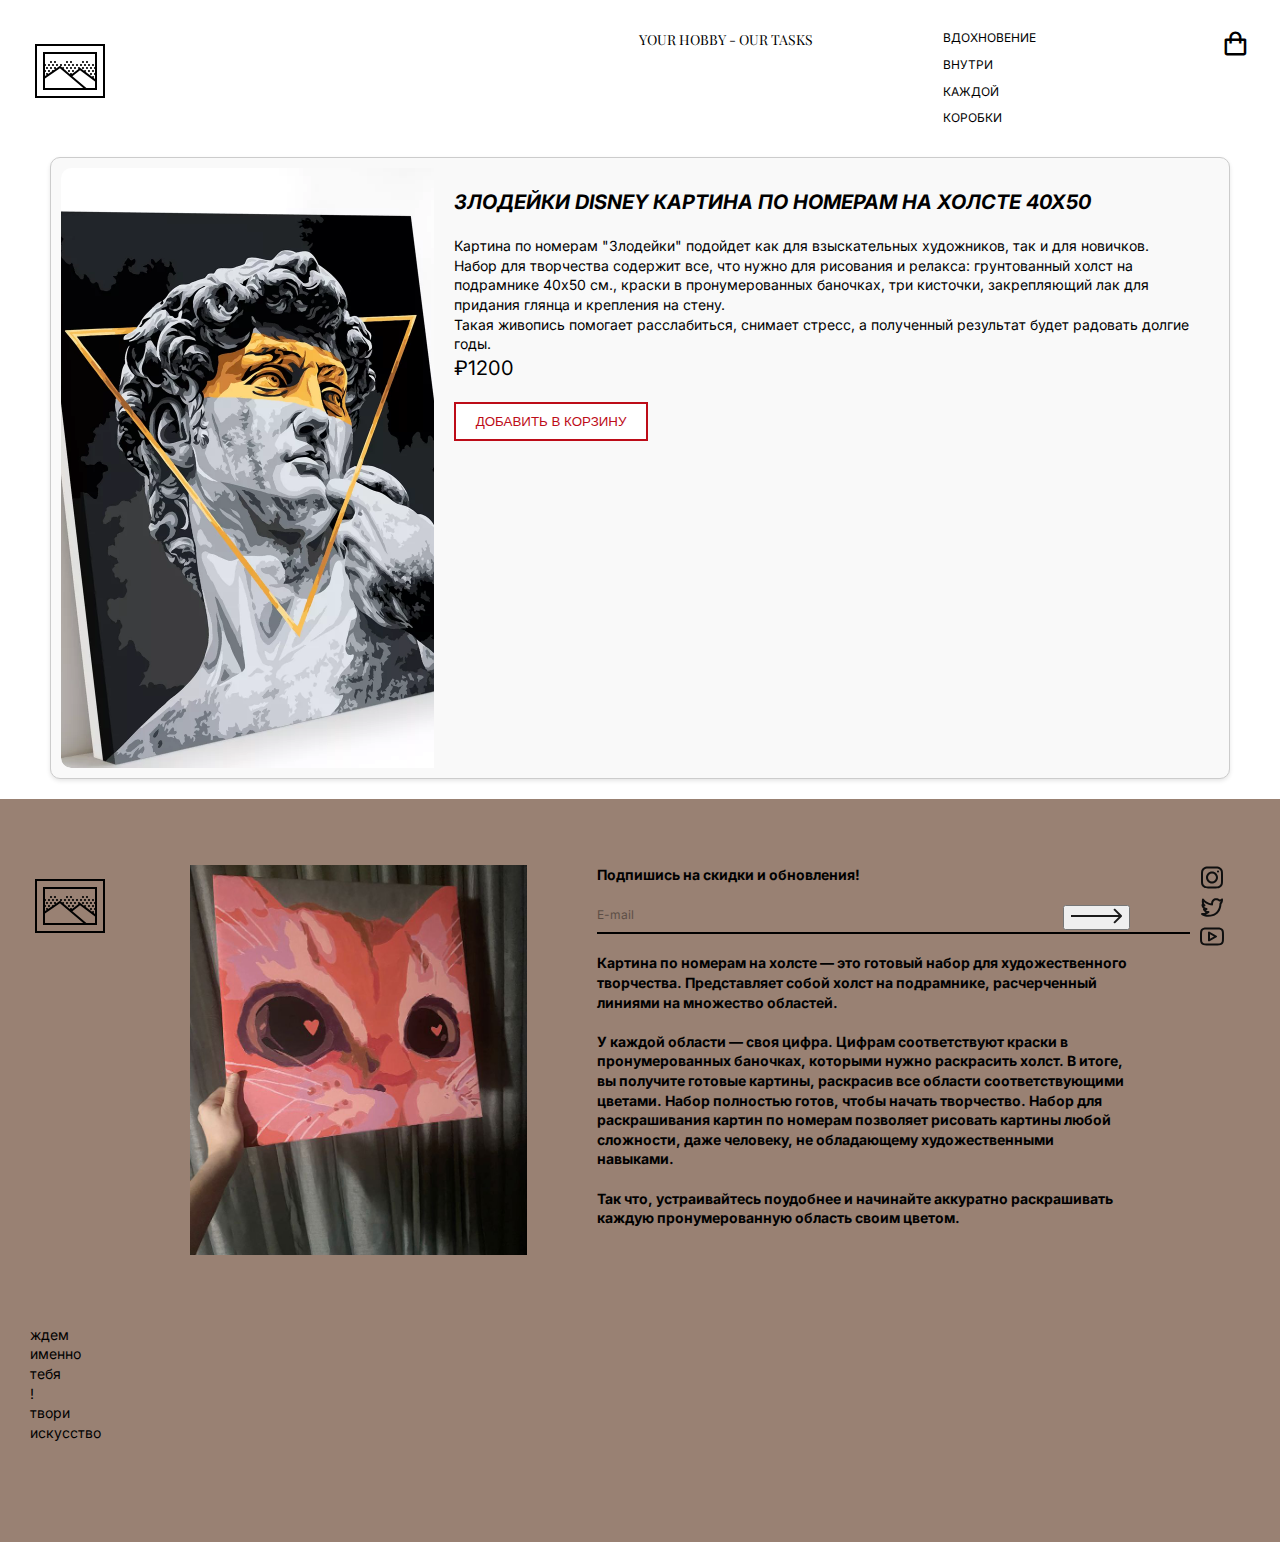
<file: cart5.html>
<!DOCTYPE html>
<html lang="en">
<head>
<meta charset="UTF-8">
<meta name="viewport" content="width=device-width, initial-scale=1.0">
<link rel="stylesheet" href="css/cart.css">
<link rel="stylesheet" href="https://cdn.jsdelivr.net/npm/swiper@11/swiper-bundle.min.css" />
<meta http-equiv="X-UA-Compatible" content="ie=edge">
<link rel="preconnect" href="https://fonts.googleapis.com">
<link rel="preconnect" href="https://fonts.gstatic.com" crossorigin>
<link href="https://fonts.googleapis.com/css2?family=Inter:wght@400,700&family=Playfair+Display:ital@0;1&display=swap" rel="stylesheet">
<title>Paints</title>
<link rel="stylesheet" href="css/reset.css">
   
<link rel="stylesheet" href="css/style.css">
<link href='https://unpkg.com/boxicons@2.1.4/css/boxicons.min.css' rel='stylesheet'>

</head>
<body>
    <header class="header">
        <div class="container">
          <div class="header_inner">
            <a href="index.html" class="logo">
              <img src="images/icon_logo.svg" alt="logo" id="cart-icon">
            </a>
            <h3 class="header_title">
              YOUR HOBBY - OUR TASKS
            </h3>
            <nav class="menu">
              <ul class="menu_list">
                
                <li class="menu_item"><a href="#" class="menu_link">вдохновение</a></li>
                <li class="menu_item"><a href="#" class="menu_link">внутри</a></li>
                <li class="menu_item"><a href="#" class="menu_link">каждой</a></li>
                <li class="menu_item"><a href="#" class="menu_link">коробки</a></li>
    
              </ul>
            </nav>
            <ul class="user-nav">
              <li class="user-nav_item">
                <a href="catalog.html" class="user-nav_link">
                  <i class="bx bx-shopping-bag" id="cart-icon"></i>
                </a>
              </li>
            </ul>
          </div>
        </div>
    </header>


    <div class="container">
        <div class="product-card">
            <div class="product-image">
                <div class="swiper mySwiper">
                    <div class="swiper-wrapper">
                    <div class="swiper-slide basket"><img src="images/shop/5.png" alt=""></div>
                    <div class="swiper-slide basket"><img src="images/shop/55.png" alt=""></div>
                    <div class="swiper-slide basket"><img src="images/shop/111.png" alt=""></div>
                    
                    </div>
                    <div class="swiper-button-next"></div>
                    <div class="swiper-button-prev"></div>
                </div>
                
                
                <script src="https://cdn.jsdelivr.net/npm/swiper@11/swiper-bundle.min.js"></script>
        
            </div>
        
            
        
        
            <div class="product-info">
                <div class="product-title-cart"><h1>Злодейки Disney Картина по номерам на холсте 40х50<br></h1></div>
                <p>Картина по номерам "Злодейки" подойдет как для взыскательных художников, так и для новичков. </p>
                <p>Набор для творчества содержит все, что нужно для рисования и релакса: грунтованный холст на подрамнике 40х50 см., краски в пронумерованных баночках, три кисточки, закрепляющий лак для придания глянца и крепления на стену.</p>
                <p>Такая живопись помогает расслабиться, снимает стресс, а полученный результат будет радовать долгие годы. </p>
                <p class="price"> ₽1200</p>
                <button class="add-to-cart">Добавить в корзину</button>
            </div>
        </div>
    </div>



    <div class="footer">
        <div class="container">
        <div class="footer_top">
            <a href="" class="footer_logo">
            <img src="images/icon_logo.svg" alt="logo" id="cart-icon">
            </a>
            <img src="images/footer.jpg" alt="" class="footer_img">
            <div class="footer_items">
            <div class="footer_item">
                <h5 class="footer_item-title">Подпишись на скидки и обновления!</h5>
                <form action="#" class="footer_item-form">
                <input class="footer_item-input" type="email" placeholder="E-mail">
                <button class="footer_item-btn" type="submit">
                    <img src="images/Arrow_right.svg" alt="">
                </button>
                </form>
            </div>

            <div class="footer_items">
                <h5 class="footer_item-title">
                <br>
                Картина по номерам на холсте — это готовый набор для художественного творчества. Представляет собой холст на подрамнике, расчерченный линиями на множество областей.<br>
                <br>
                У каждой области — своя цифра. Цифрам соответствуют краски в пронумерованных баночках, которыми нужно раскрасить холст. В итоге, вы получите готовые картины, раскрасив все области соответствующими цветами. Набор полностью готов, чтобы начать творчество. Набор для раскрашивания картин по номерам позволяет рисовать картины любой сложности, даже человеку, не обладающему художественными навыками. <br>
                <br>
                Так что, устраивайтесь поудобнее и начинайте аккуратно раскрашивать каждую пронумерованную область своим цветом. <br>
                </h5>
            </div>

            <div class="footer_items">
                <h5 class="footer_item-title"></h5>
            </div>
                


            </div>
            <ul class="footer_social-list">
            <li class="footer_social-item"><a href="#" class="footer_social-link">
                <img src="images/instagram 1.svg" alt="">
            </a></li>
            <li class="footer_social-item"><a href="#" class="footer_social-link">
                <img src="images/twiter 2.svg" alt="">
            </a></li>
            <li class="footer_social-item"><a href="#" class="footer_social-link">
                <img src="images/youtube 1.svg" alt="">
            </a></li>
            </ul>
        </div>


        <div class="footer_nav">
            <ul class="footer_nav-list">
            <li class="footer_nav-item"><a href="#" class="footer_nav-link">ждем</a></li>
            <li class="footer_nav-item"><a href="#" class="footer_nav-link"></a>именно</li>
            <li class="footer_nav-item"><a href="#" class="footer_nav-link"></a>тебя</li>
            <li class="footer_nav-item"><a href="#" class="footer_nav-link"></a>!</li>
            <li class="footer_nav-item"><a href="#" class="footer_nav-link"></a>твори</li>
            <li class="footer_nav-item"><a href="#" class="footer_nav-link"></a>искусство</li>
            </ul>
        </div>
        </div>
    </div>

<script src="js/cart.js"></script>
</body>
</html>
</file>
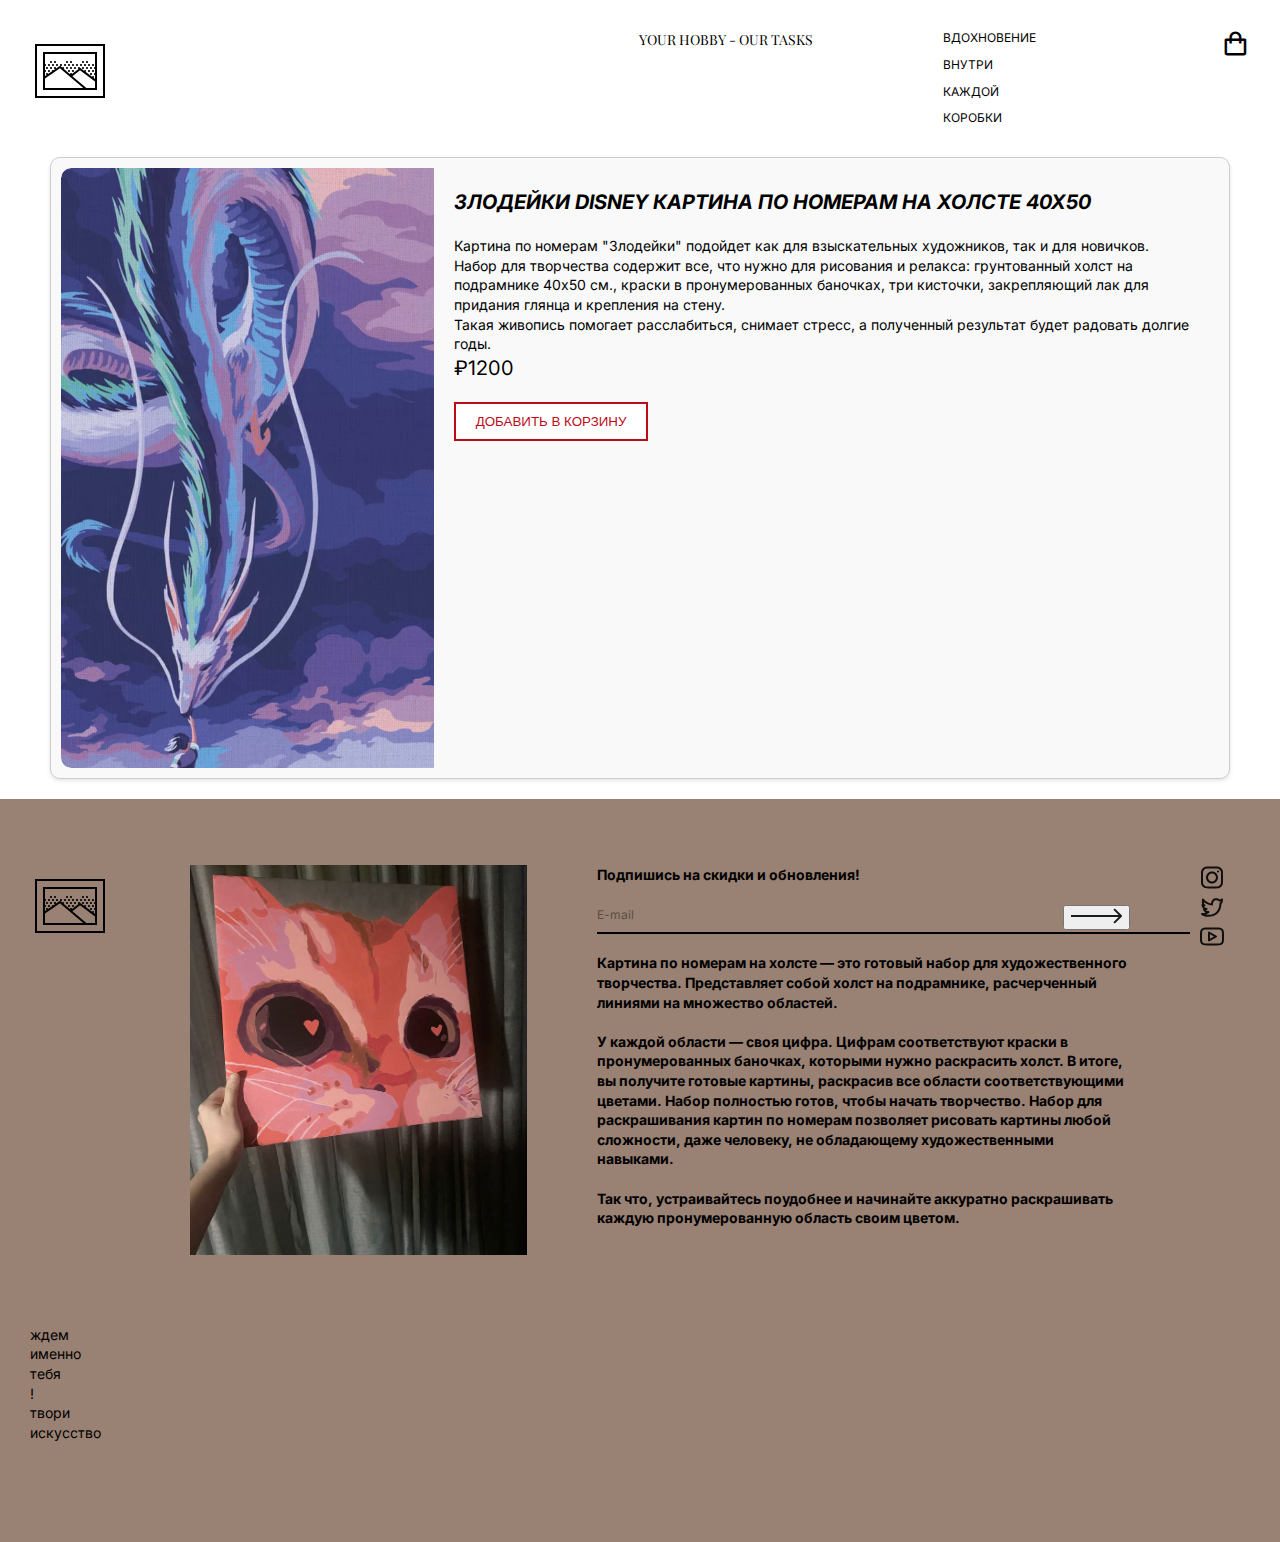
<file: cart6.html>
<!DOCTYPE html>
<html lang="en">
<head>
<meta charset="UTF-8">
<meta name="viewport" content="width=device-width, initial-scale=1.0">
<link rel="stylesheet" href="css/cart.css">
<link rel="stylesheet" href="https://cdn.jsdelivr.net/npm/swiper@11/swiper-bundle.min.css" />
<meta http-equiv="X-UA-Compatible" content="ie=edge">
<link rel="preconnect" href="https://fonts.googleapis.com">
<link rel="preconnect" href="https://fonts.gstatic.com" crossorigin>
<link href="https://fonts.googleapis.com/css2?family=Inter:wght@400,700&family=Playfair+Display:ital@0;1&display=swap" rel="stylesheet">
<title>Paints</title>
<link rel="stylesheet" href="css/reset.css">
   
<link rel="stylesheet" href="css/style.css">
<link href='https://unpkg.com/boxicons@2.1.4/css/boxicons.min.css' rel='stylesheet'>

</head>
<body>
    <header class="header">
        <div class="container">
          <div class="header_inner">
            <a href="index.html" class="logo">
              <img src="images/icon_logo.svg" alt="logo" id="cart-icon">
            </a>
            <h3 class="header_title">
              YOUR HOBBY - OUR TASKS
            </h3>
            <nav class="menu">
              <ul class="menu_list">
                
                <li class="menu_item"><a href="#" class="menu_link">вдохновение</a></li>
                <li class="menu_item"><a href="#" class="menu_link">внутри</a></li>
                <li class="menu_item"><a href="#" class="menu_link">каждой</a></li>
                <li class="menu_item"><a href="#" class="menu_link">коробки</a></li>
    
              </ul>
            </nav>
            <ul class="user-nav">
              <li class="user-nav_item">
                <a href="catalog.html" class="user-nav_link">
                  <i class="bx bx-shopping-bag" id="cart-icon"></i>
                </a>
              </li>
            </ul>
          </div>
        </div>
    </header>


    <div class="container">
        <div class="product-card">
            <div class="product-image">
                <div class="swiper mySwiper">
                    <div class="swiper-wrapper">
                    <div class="swiper-slide basket"><img src="images/shop/6.png" alt=""></div>
                    <div class="swiper-slide basket"><img src="images/shop/66.png" alt=""></div>
                    <div class="swiper-slide basket"><img src="images/shop/111.png" alt=""></div>
                    
                    </div>
                    <div class="swiper-button-next"></div>
                    <div class="swiper-button-prev"></div>
                </div>
                
                
                <script src="https://cdn.jsdelivr.net/npm/swiper@11/swiper-bundle.min.js"></script>
        
            </div>
        
            
        
        
            <div class="product-info">
                <div class="product-title-cart"><h1>Злодейки Disney Картина по номерам на холсте 40х50<br></h1></div>
                <p>Картина по номерам "Злодейки" подойдет как для взыскательных художников, так и для новичков. </p>
                <p>Набор для творчества содержит все, что нужно для рисования и релакса: грунтованный холст на подрамнике 40х50 см., краски в пронумерованных баночках, три кисточки, закрепляющий лак для придания глянца и крепления на стену.</p>
                <p>Такая живопись помогает расслабиться, снимает стресс, а полученный результат будет радовать долгие годы. </p>
                <p class="price"> ₽1200</p>
                <button class="add-to-cart">Добавить в корзину</button>
            </div>
        </div>
    </div>



    <div class="footer">
        <div class="container">
        <div class="footer_top">
            <a href="" class="footer_logo">
            <img src="images/icon_logo.svg" alt="logo" id="cart-icon">
            </a>
            <img src="images/footer.jpg" alt="" class="footer_img">
            <div class="footer_items">
            <div class="footer_item">
                <h5 class="footer_item-title">Подпишись на скидки и обновления!</h5>
                <form action="#" class="footer_item-form">
                <input class="footer_item-input" type="email" placeholder="E-mail">
                <button class="footer_item-btn" type="submit">
                    <img src="images/Arrow_right.svg" alt="">
                </button>
                </form>
            </div>

            <div class="footer_items">
                <h5 class="footer_item-title">
                <br>
                Картина по номерам на холсте — это готовый набор для художественного творчества. Представляет собой холст на подрамнике, расчерченный линиями на множество областей.<br>
                <br>
                У каждой области — своя цифра. Цифрам соответствуют краски в пронумерованных баночках, которыми нужно раскрасить холст. В итоге, вы получите готовые картины, раскрасив все области соответствующими цветами. Набор полностью готов, чтобы начать творчество. Набор для раскрашивания картин по номерам позволяет рисовать картины любой сложности, даже человеку, не обладающему художественными навыками. <br>
                <br>
                Так что, устраивайтесь поудобнее и начинайте аккуратно раскрашивать каждую пронумерованную область своим цветом. <br>
                </h5>
            </div>

            <div class="footer_items">
                <h5 class="footer_item-title"></h5>
            </div>
                


            </div>
            <ul class="footer_social-list">
            <li class="footer_social-item"><a href="#" class="footer_social-link">
                <img src="images/instagram 1.svg" alt="">
            </a></li>
            <li class="footer_social-item"><a href="#" class="footer_social-link">
                <img src="images/twiter 2.svg" alt="">
            </a></li>
            <li class="footer_social-item"><a href="#" class="footer_social-link">
                <img src="images/youtube 1.svg" alt="">
            </a></li>
            </ul>
        </div>


        <div class="footer_nav">
            <ul class="footer_nav-list">
            <li class="footer_nav-item"><a href="#" class="footer_nav-link">ждем</a></li>
            <li class="footer_nav-item"><a href="#" class="footer_nav-link"></a>именно</li>
            <li class="footer_nav-item"><a href="#" class="footer_nav-link"></a>тебя</li>
            <li class="footer_nav-item"><a href="#" class="footer_nav-link"></a>!</li>
            <li class="footer_nav-item"><a href="#" class="footer_nav-link"></a>твори</li>
            <li class="footer_nav-item"><a href="#" class="footer_nav-link"></a>искусство</li>
            </ul>
        </div>
        </div>
    </div>

<script src="js/cart.js"></script>
</body>
</html>
</file>
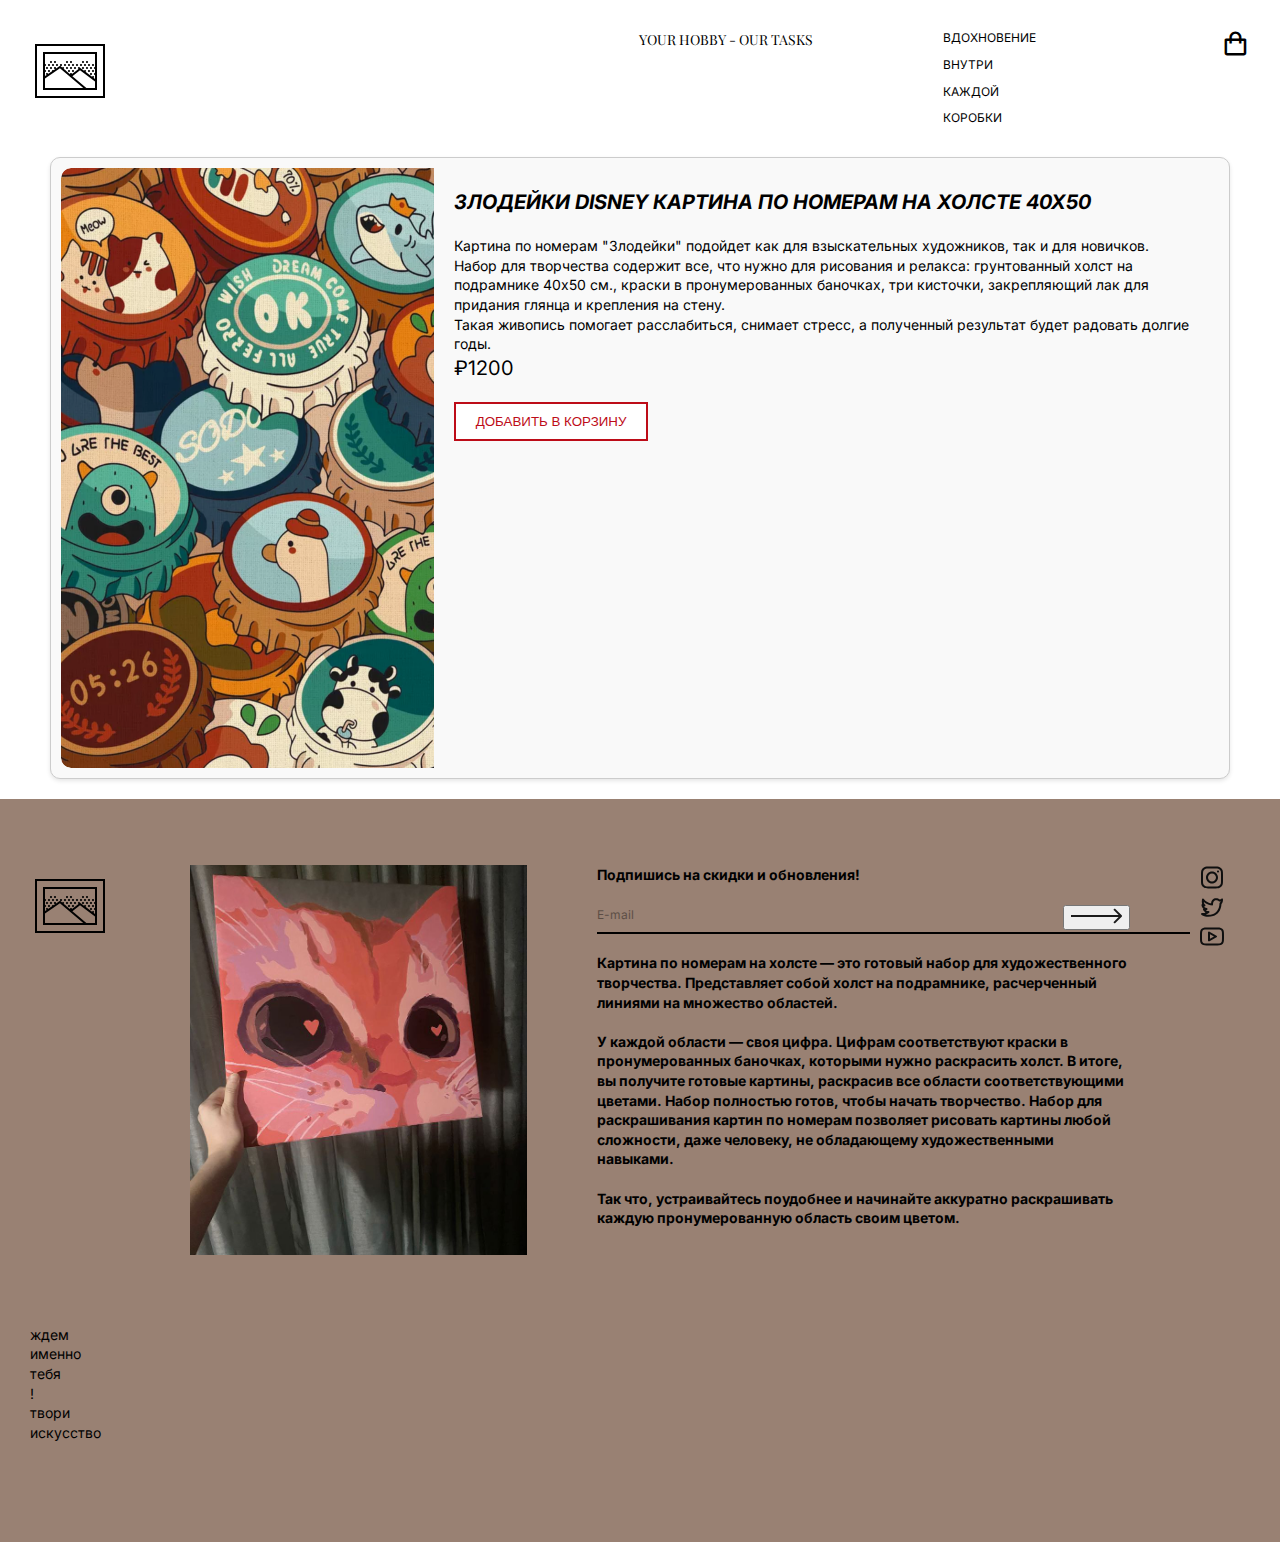
<file: cart7.html>
<!DOCTYPE html>
<html lang="en">
<head>
<meta charset="UTF-8">
<meta name="viewport" content="width=device-width, initial-scale=1.0">
<link rel="stylesheet" href="css/cart.css">
<link rel="stylesheet" href="https://cdn.jsdelivr.net/npm/swiper@11/swiper-bundle.min.css" />
<meta http-equiv="X-UA-Compatible" content="ie=edge">
<link rel="preconnect" href="https://fonts.googleapis.com">
<link rel="preconnect" href="https://fonts.gstatic.com" crossorigin>
<link href="https://fonts.googleapis.com/css2?family=Inter:wght@400,700&family=Playfair+Display:ital@0;1&display=swap" rel="stylesheet">
<title>Paints</title>
<link rel="stylesheet" href="css/reset.css">
   
<link rel="stylesheet" href="css/style.css">
<link href='https://unpkg.com/boxicons@2.1.4/css/boxicons.min.css' rel='stylesheet'>

</head>
<body>
    <header class="header">
        <div class="container">
          <div class="header_inner">
            <a href="index.html" class="logo">
              <img src="images/icon_logo.svg" alt="logo" id="cart-icon">
            </a>
            <h3 class="header_title">
              YOUR HOBBY - OUR TASKS
            </h3>
            <nav class="menu">
              <ul class="menu_list">
                
                <li class="menu_item"><a href="#" class="menu_link">вдохновение</a></li>
                <li class="menu_item"><a href="#" class="menu_link">внутри</a></li>
                <li class="menu_item"><a href="#" class="menu_link">каждой</a></li>
                <li class="menu_item"><a href="#" class="menu_link">коробки</a></li>
    
              </ul>
            </nav>
            <ul class="user-nav">
              <li class="user-nav_item">
                <a href="catalog.html" class="user-nav_link">
                  <i class="bx bx-shopping-bag" id="cart-icon"></i>
                </a>
              </li>
            </ul>
          </div>
        </div>
    </header>


    <div class="container">
        <div class="product-card">
            <div class="product-image">
                <div class="swiper mySwiper">
                    <div class="swiper-wrapper">
                    <div class="swiper-slide basket"><img src="images/shop/7.png" alt=""></div>
                    <div class="swiper-slide basket"><img src="images/shop/77.png" alt=""></div>
                    <div class="swiper-slide basket"><img src="images/shop/111.png" alt=""></div>
                    
                    </div>
                    <div class="swiper-button-next"></div>
                    <div class="swiper-button-prev"></div>
                </div>
                
                
                <script src="https://cdn.jsdelivr.net/npm/swiper@11/swiper-bundle.min.js"></script>
        
            </div>
        
            
        
        
            <div class="product-info">
                <div class="product-title-cart"><h1>Злодейки Disney Картина по номерам на холсте 40х50<br></h1></div>
                <p>Картина по номерам "Злодейки" подойдет как для взыскательных художников, так и для новичков. </p>
                <p>Набор для творчества содержит все, что нужно для рисования и релакса: грунтованный холст на подрамнике 40х50 см., краски в пронумерованных баночках, три кисточки, закрепляющий лак для придания глянца и крепления на стену.</p>
                <p>Такая живопись помогает расслабиться, снимает стресс, а полученный результат будет радовать долгие годы. </p>
                <p class="price"> ₽1200</p>
                <button class="add-to-cart">Добавить в корзину</button>
            </div>
        </div>
    </div>



    <div class="footer">
        <div class="container">
        <div class="footer_top">
            <a href="" class="footer_logo">
            <img src="images/icon_logo.svg" alt="logo" id="cart-icon">
            </a>
            <img src="images/footer.jpg" alt="" class="footer_img">
            <div class="footer_items">
            <div class="footer_item">
                <h5 class="footer_item-title">Подпишись на скидки и обновления!</h5>
                <form action="#" class="footer_item-form">
                <input class="footer_item-input" type="email" placeholder="E-mail">
                <button class="footer_item-btn" type="submit">
                    <img src="images/Arrow_right.svg" alt="">
                </button>
                </form>
            </div>

            <div class="footer_items">
                <h5 class="footer_item-title">
                <br>
                Картина по номерам на холсте — это готовый набор для художественного творчества. Представляет собой холст на подрамнике, расчерченный линиями на множество областей.<br>
                <br>
                У каждой области — своя цифра. Цифрам соответствуют краски в пронумерованных баночках, которыми нужно раскрасить холст. В итоге, вы получите готовые картины, раскрасив все области соответствующими цветами. Набор полностью готов, чтобы начать творчество. Набор для раскрашивания картин по номерам позволяет рисовать картины любой сложности, даже человеку, не обладающему художественными навыками. <br>
                <br>
                Так что, устраивайтесь поудобнее и начинайте аккуратно раскрашивать каждую пронумерованную область своим цветом. <br>
                </h5>
            </div>

            <div class="footer_items">
                <h5 class="footer_item-title"></h5>
            </div>
                


            </div>
            <ul class="footer_social-list">
            <li class="footer_social-item"><a href="#" class="footer_social-link">
                <img src="images/instagram 1.svg" alt="">
            </a></li>
            <li class="footer_social-item"><a href="#" class="footer_social-link">
                <img src="images/twiter 2.svg" alt="">
            </a></li>
            <li class="footer_social-item"><a href="#" class="footer_social-link">
                <img src="images/youtube 1.svg" alt="">
            </a></li>
            </ul>
        </div>


        <div class="footer_nav">
            <ul class="footer_nav-list">
            <li class="footer_nav-item"><a href="#" class="footer_nav-link">ждем</a></li>
            <li class="footer_nav-item"><a href="#" class="footer_nav-link"></a>именно</li>
            <li class="footer_nav-item"><a href="#" class="footer_nav-link"></a>тебя</li>
            <li class="footer_nav-item"><a href="#" class="footer_nav-link"></a>!</li>
            <li class="footer_nav-item"><a href="#" class="footer_nav-link"></a>твори</li>
            <li class="footer_nav-item"><a href="#" class="footer_nav-link"></a>искусство</li>
            </ul>
        </div>
        </div>
    </div>

<script src="js/cart.js"></script>
</body>
</html>
</file>
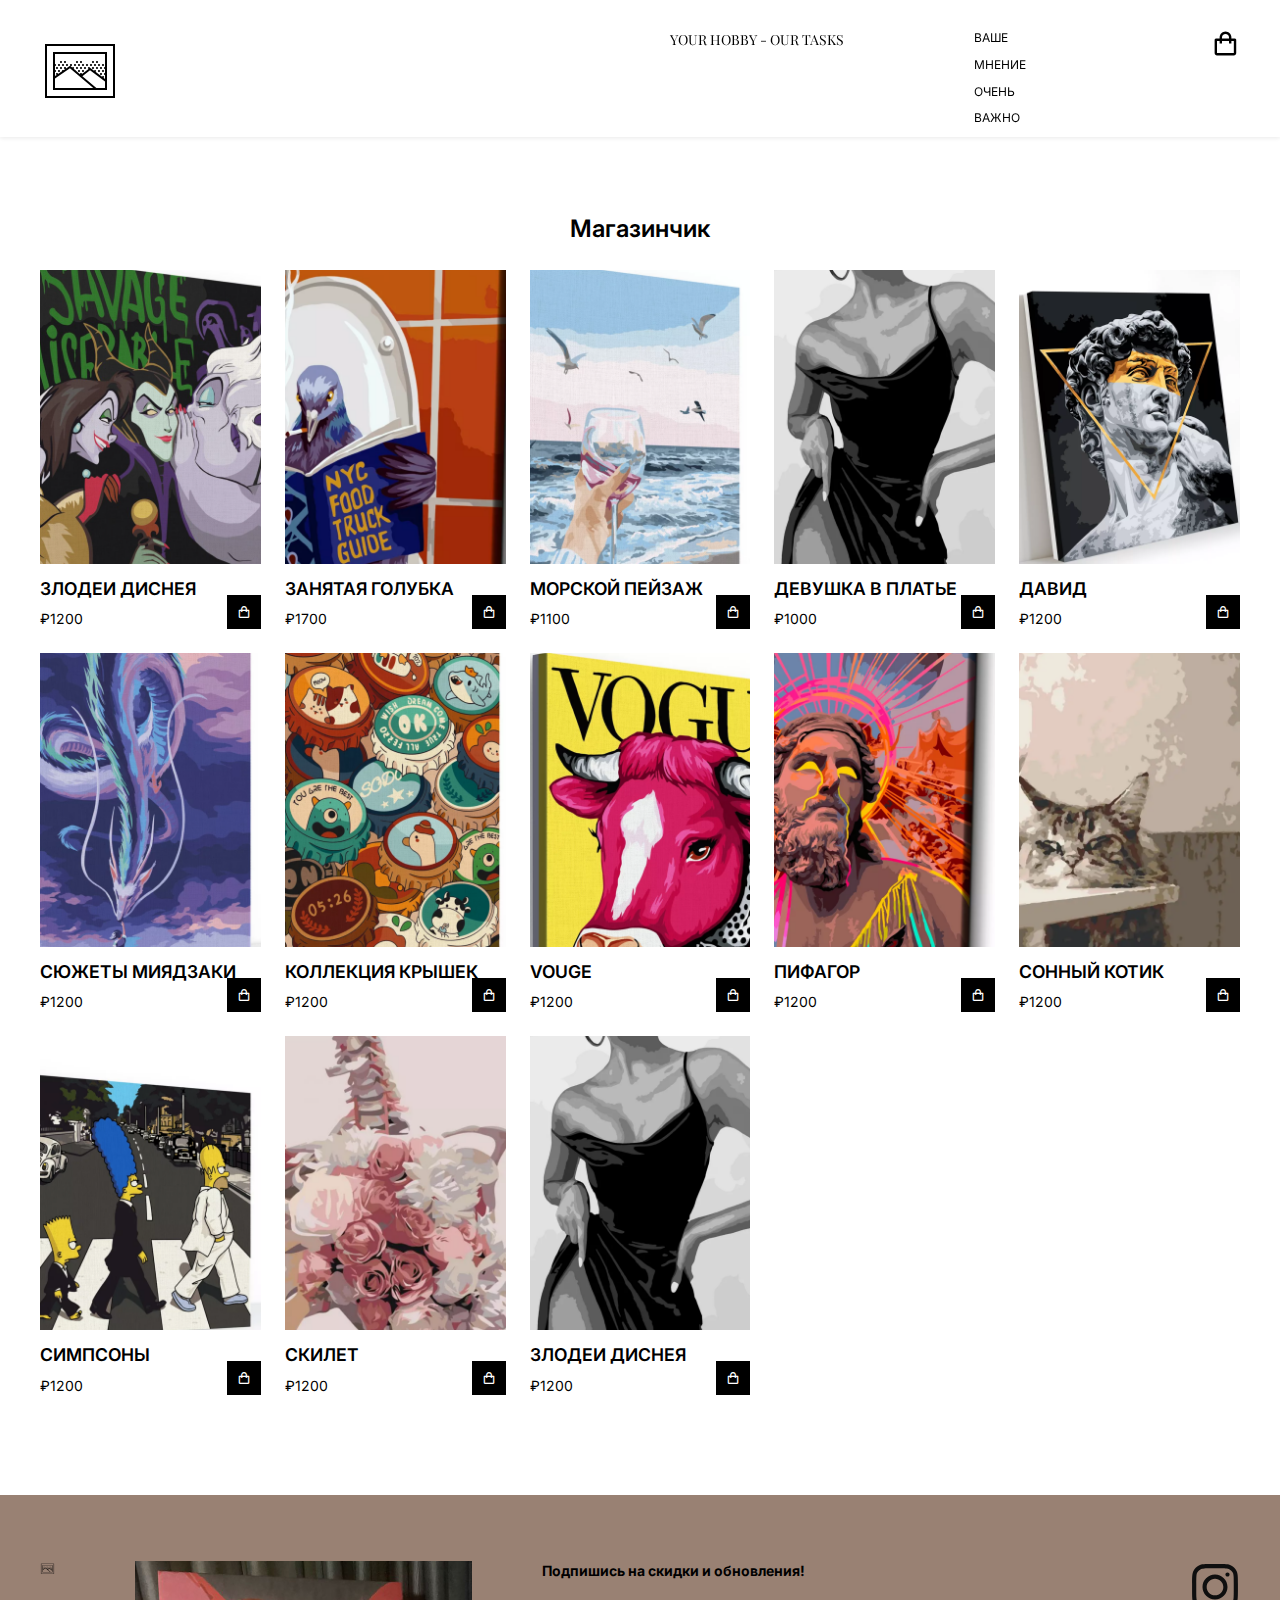
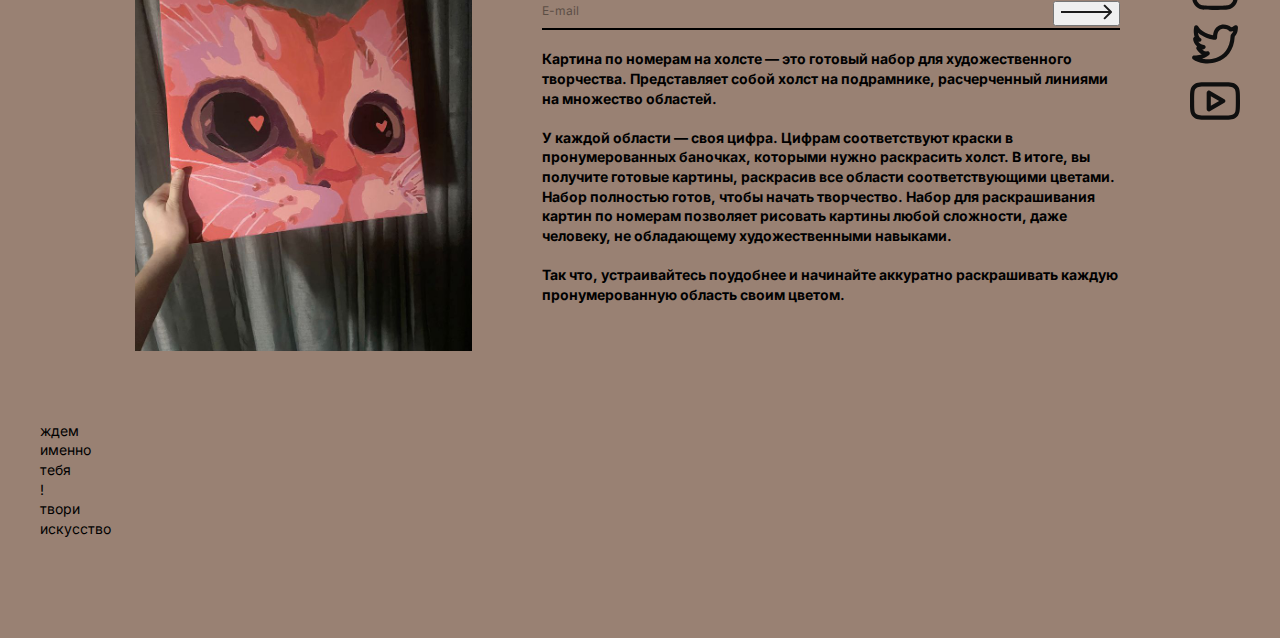
<file: catalog.html>
<!DOCTYPE html>
<html lang="en">
<head>
  <meta charset="UTF-8">
  <meta name="viewport" content="width=device-width, initial-scale=1.0">
  <meta http-equiv="X-UA-Compatible" content="ie=edge">
  <link rel="preconnect" href="https://fonts.googleapis.com">
  <link rel="preconnect" href="https://fonts.gstatic.com" crossorigin>
  <link href="https://fonts.googleapis.com/css2?family=Inter:wght@400,700&family=Playfair+Display:ital@0;1&display=swap" rel="stylesheet">
  <title>Paints</title>
  <link rel="stylesheet" href="css/reset.css">
  <link rel="stylesheet"  href="https://cdn.jsdelivr.net/npm/swiper@11/swiper-bundle.min.css"/>
  <link rel="stylesheet" href="css/style.css">
  <link rel="stylesheet" href="css/catalog.css">
  <link href='https://unpkg.com/boxicons@2.1.4/css/boxicons.min.css' rel='stylesheet'>
</head>
<body>
  <header class="header">
    <div class="container">
      <div class="header_inner">
        <a href="index.html" class="logo">
          <img src="images/icon_logo.svg" alt="logo" id="cart-iconn">
        </a>
        <h3 class="header_title">
          YOUR HOBBY - OUR TASKS
        </h3>
        <nav class="menu">
          <ul class="menu_list">
            <li class="menu_item"><a href="feedback.html" class="menu_link">Ваше</a></li>
            <li class="menu_item"><a href="feedback.html" class="menu_link">мнение</a></li>
            <li class="menu_item"><a href="feedback.html" class="menu_link">очень</a></li>
            <li class="menu_item"><a href="feedback.html" class="menu_link">важно</a></li>
          </ul>
        </nav>
        <ul class="user-nav">
          <li class="user-nav_item">
            <i class="bx bx-shopping-bag" id="cart-icon"></i>
          </li>
        </ul>
      </div>



      

    </div>


    <div class="cart">
        <h2 class="cart-title">Корзина</h2>
        <div class="cart-content">

        
        </div>
        <div class="total">
          <div class="total-title">Итого</div>
          <div class="total-price">0 ₽</div>
        </div>
        <button type="button" class="btn-buy">Купить</button>
        <i class="bx bx-x" id="close-cart"></i>

    </div>


  </header>

  <section class="shop container">
    <h2 class="section-title">Магазинчик</h2>

    <div class="shop-content">

      <div class="product-box">
        <a href="cart1.html" class="product-box-a">
          <img src="images/shop/1.png" alt="card" class="product-img">
          <h2 class="product-title">Злодеи Диснея</h2>
          <span class="price"> ₽1200</span>
        </a>
        <i class="bx bx-shopping-bag add-cart"></i>
        
        
      </div>

      <div class="product-box">
        <a href="cart2.html" class="product-box-a">
          <img src="images/shop/2.png" alt="card" class="product-img">
          <h2 class="product-title">Занятая голубка</h2>
          <span class="price"> ₽1700</span>
        </a>
        <i class="bx bx-shopping-bag add-cart"></i>
        
      </div>

      <div class="product-box">
        <a href="cart3.html" class="product-box-a">
          <img src="images/shop/3.png" alt="card" class="product-img">
          <h2 class="product-title">Морской пейзаж</h2>
          <span class="price"> ₽1100</span>
        </a>
        <i class="bx bx-shopping-bag add-cart"></i>
        
        
      </div>

      <div class="product-box">
        <a href="cart4.html" class="product-box-a">
          <img src="images/shop/4.png" alt="card" class="product-img">
        <h2 class="product-title">Девушка в платье</h2>
        <span class="price"> ₽1000</span>
      </a>
      <i class="bx bx-shopping-bag add-cart"></i>
        
        
      </div>

      <div class="product-box">
        <a href="cart5.html" class="product-box-a">
          <img src="images/shop/5.png" alt="card" class="product-img">
        <h2 class="product-title">Давид</h2>
        <span class="price"> ₽1200</span>
        </a>
      <i class="bx bx-shopping-bag add-cart"></i>
        
        
      </div>

      <div class="product-box">
        <a href="cart6.html" class="product-box-a">
          <img src="images/shop/6.png" alt="card" class="product-img">
        <h2 class="product-title">Сюжеты Миядзаки</h2>
        <span class="price"> ₽1200</span>
        </a>
        <i class="bx bx-shopping-bag add-cart"></i>
        
        
      </div>

      <div class="product-box">
        <a href="cart2.html" class="product-box-a">
          <img src="images/shop/7.png" alt="card" class="product-img">
        <h2 class="product-title">Коллекция крышек</h2>
        <span class="price"> ₽1200</span>
      </a>
        <i class="bx bx-shopping-bag add-cart"></i>
        
        
      </div>

      <div class="product-box">
        <a href="cart5.html" class="product-box-a">
          <img src="images/shop/8.png" alt="card" class="product-img">
        <h2 class="product-title">Vouge</h2>
        <span class="price"> ₽1200</span></a>
        <i class="bx bx-shopping-bag add-cart"></i>
        
        
      </div>

      <div class="product-box">
        <a href="cart7.html" class="product-box-a">
          <img src="images/shop/9.png" alt="card" class="product-img">
        <h2 class="product-title">Пифагор</h2>
        <span class="price"> ₽1200</span></a>
        <i class="bx bx-shopping-bag add-cart"></i>
        
        
      </div>

      <div class="product-box">
        <a href="cart4.html" class="product-box-a">
          <img src="images/shop/10.png" alt="card" class="product-img">
        <h2 class="product-title">Сонный Котик</h2>
        <span class="price"> ₽1200</span></a>
        <i class="bx bx-shopping-bag add-cart"></i>
        
        
      </div>

      <div class="product-box">
        <a href="cart2.html" class="product-box-a">
          <img src="images/shop/11_.png" alt="card" class="product-img">
        <h2 class="product-title">Симпсоны</h2>
        <span class="price"> ₽1200</span>
        </a>
        <i class="bx bx-shopping-bag add-cart"></i>
        
        
      </div>

      <div class="product-box">
        <a href="cart2.html" class="product-box-a">
          <img src="images/shop/12.png" alt="card" class="product-img">
        <h2 class="product-title">Скилет</h2>
        <span class="price"> ₽1200</span></a>
        <i class="bx bx-shopping-bag add-cart"></i>
        
        
      </div>

      <div class="product-box">
        <a href="cart1.html" class="product-box-a">
          <img src="images/shop/4.png" alt="card" class="product-img">
        <h2 class="product-title">Злодеи Диснея</h2>
        <span class="price"> ₽1200</span></a>
        <i class="bx bx-shopping-bag add-cart"></i>
        
        
      </div>

      

    </div>
  </section>


  <div class="footer">
    <div class="container">
      <div class="footer_top">
        <a href="index.html" class="footer_logo">
          <img src="images/icon_logo.svg" alt="logo" id="cart-iconn">
        </a>


        <img src="images/footer.jpg" alt="" class="footer_img">
        <div class="footer_items">
          <div class="footer_item">
            <h5 class="footer_item-title">Подпишись на скидки и обновления!</h5>
            <form action="#" class="footer_item-form">
              <input class="footer_item-input" type="email" placeholder="E-mail">
              <button class="footer_item-btn" type="submit">
                <img src="images/Arrow_right.svg" alt="">
              </button>
            </form>
          </div>

          <div class="footer_items">
            <h5 class="footer_item-title">
              <br>
              Картина по номерам на холсте — это готовый набор для художественного творчества. Представляет собой холст на подрамнике, расчерченный линиями на множество областей.<br>
              <br>
              У каждой области — своя цифра. Цифрам соответствуют краски в пронумерованных баночках, которыми нужно раскрасить холст. В итоге, вы получите готовые картины, раскрасив все области соответствующими цветами. Набор полностью готов, чтобы начать творчество. Набор для раскрашивания картин по номерам позволяет рисовать картины любой сложности, даже человеку, не обладающему художественными навыками. <br>
              <br>
              Так что, устраивайтесь поудобнее и начинайте аккуратно раскрашивать каждую пронумерованную область своим цветом. <br>
            </h5>
          </div>

          <div class="footer_items">
            <h5 class="footer_item-title"></h5>
          </div>
            


        </div>
        <ul class="footer_social-list">
          <li class="footer_social-item"><a href="#" class="footer_social-link">
            <img src="images/instagram 1.svg" alt="">
          </a></li>
          <li class="footer_social-item"><a href="#" class="footer_social-link">
            <img src="images/twiter 2.svg" alt="">
          </a></li>
          <li class="footer_social-item"><a href="#" class="footer_social-link">
            <img src="images/youtube 1.svg" alt="">
          </a></li>
        </ul>
      </div>


      <div class="footer_nav">
        <ul class="footer_nav-list">
          <li class="footer_nav-item"><a href="#" class="footer_nav-link">ждем</a></li>
          <li class="footer_nav-item"><a href="#" class="footer_nav-link"></a>именно</li>
          <li class="footer_nav-item"><a href="#" class="footer_nav-link"></a>тебя</li>
          <li class="footer_nav-item"><a href="#" class="footer_nav-link"></a>!</li>
          <li class="footer_nav-item"><a href="#" class="footer_nav-link"></a>твори</li>
          <li class="footer_nav-item"><a href="#" class="footer_nav-link"></a>искусство</li>
        </ul>
      </div>
    </div>
  </div>


  

  
  <script src="https://cdn.jsdelivr.net/npm/swiper@11/swiper-bundle.min.js"></script>
  <script src="js/main.js"></script>
  
</body>
</html>
</file>
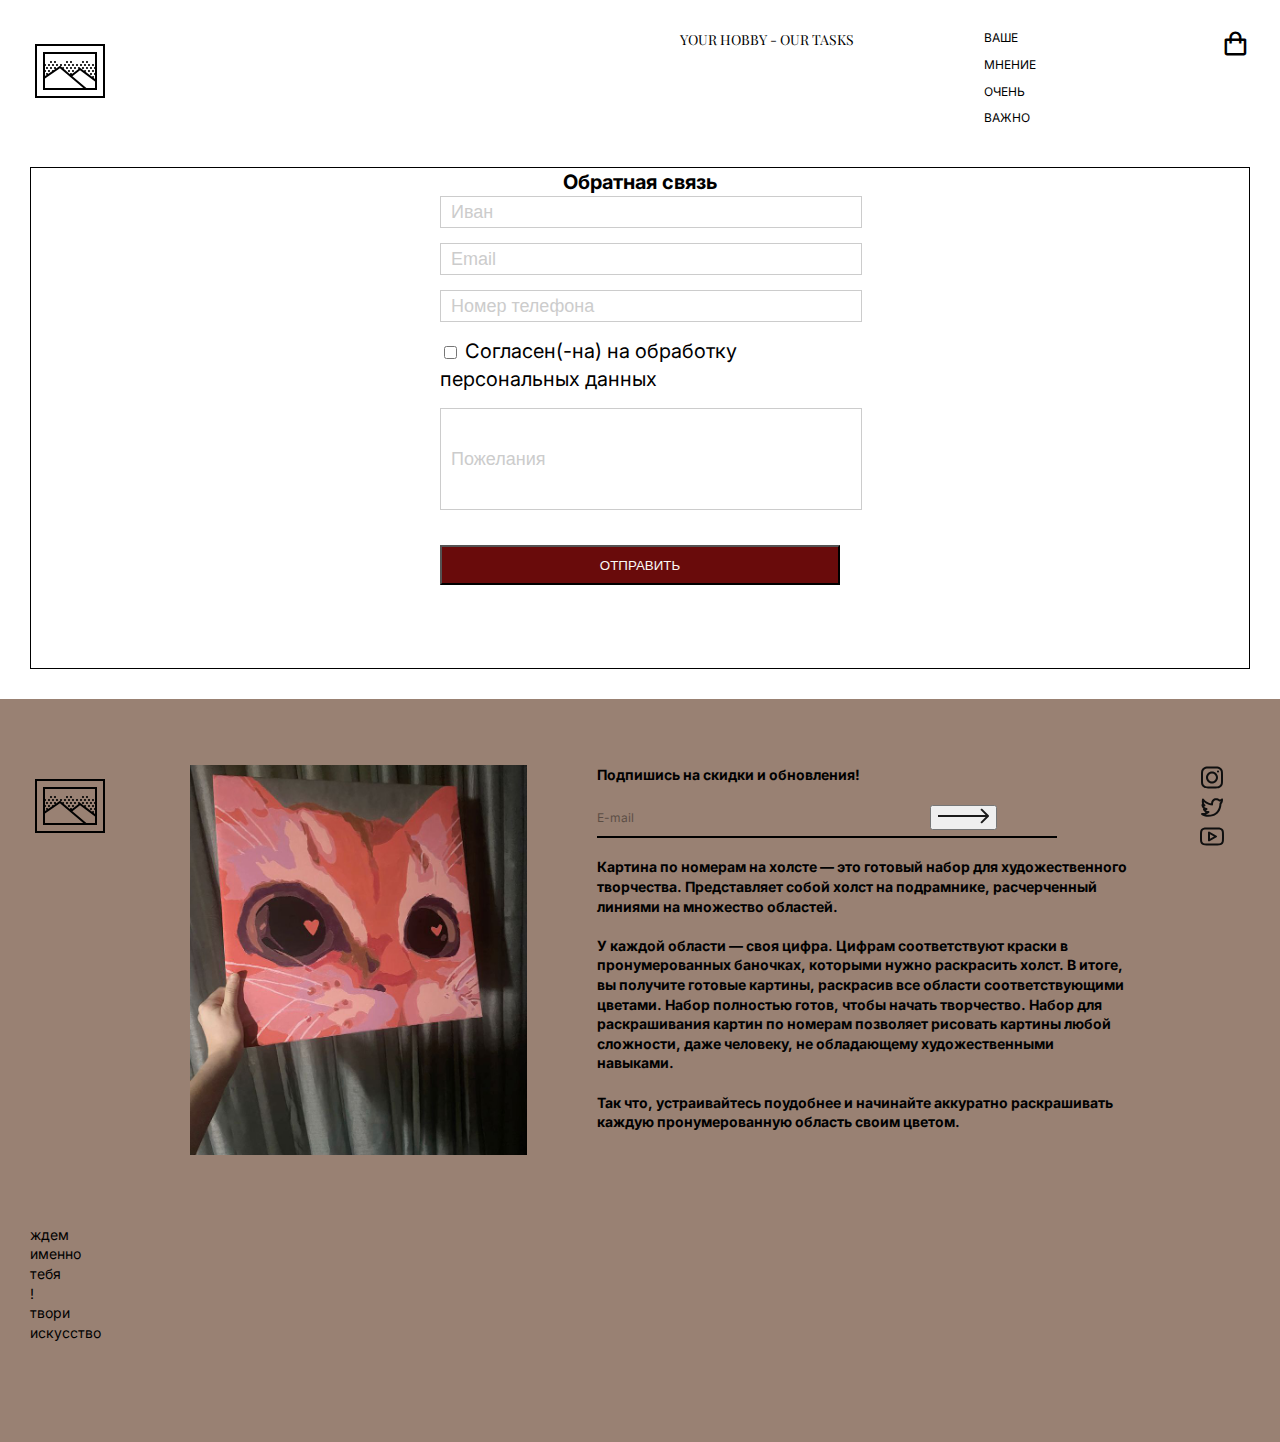
<file: feedback.html>
<!DOCTYPE html>
<html lang="en">
<head>
<meta charset="UTF-8">
<meta name="viewport" content="width=device-width, initial-scale=1.0">
<link rel="stylesheet" href="css/cart.css">
<link rel="stylesheet" href="https://cdn.jsdelivr.net/npm/swiper@11/swiper-bundle.min.css" />
<meta http-equiv="X-UA-Compatible" content="ie=edge">
<link rel="preconnect" href="https://fonts.googleapis.com">
<link rel="preconnect" href="https://fonts.gstatic.com" crossorigin>
<link href="https://fonts.googleapis.com/css2?family=Inter:wght@400,700&family=Playfair+Display:ital@0;1&display=swap" rel="stylesheet">
<title>Paints</title>
<link rel="stylesheet" href="css/feedback.css">

<link rel="stylesheet" href="css/reset.css">
   
<link rel="stylesheet" href="css/style.css">


<link href='https://unpkg.com/boxicons@2.1.4/css/boxicons.min.css' rel='stylesheet'>

</head>
<body>
    <header class="header">
        <div class="container">
          <div class="header_inner">
            <a href="index.html" class="logo">
              <img src="images/icon_logo.svg" alt="logo" id="cart-iconn">
            </a>
            <h3 class="header_title">
              YOUR HOBBY - OUR TASKS
            </h3>
            <nav class="menu">
              <ul class="menu_list">
                
            <li class="menu_item"><a href="feedback.html" class="menu_link">Ваше</a></li>
            <li class="menu_item"><a href="feedback.html" class="menu_link">мнение</a></li>
            <li class="menu_item"><a href="feedback.html" class="menu_link">очень</a></li>
            <li class="menu_item"><a href="feedback.html" class="menu_link">важно</a></li>
    
              </ul>
            </nav>
            <ul class="user-nav">
              <li class="user-nav_item">
                <a href="catalog.html" class="user-nav_link">
                  <i class="bx bx-shopping-bag" id="cart-icon"></i>
                </a>
              </li>
            </ul>
          </div>
        </div>
    </header>


    <div class="page">

        
        <form class="js-form" action="" novalidate>
            <div><h1><p>Обратная связь</p></h1></h1></div>
            <div class="form__group">
                <input type="text" class="input js-input" name="name" placeholder="Иван"  >
            </div>
            
            <div class="form__group">
                <input type="email" class="input js-input js-input-email" name="email" placeholder="Email"  >
            </div>
            <div class="form__group">
                <input type="tel" class="input js-input js-input-phone" name="phone" placeholder="Номер телефона" >
            </div>
            <div class="form__group">
                <input type="checkbox" class="checkbox__input js-input-checkbox" id="privacy_check">
                <label class="checkbox__label" for="privacy_check">Согласен(-на) на обработку персональных данных</label>
            </div>
            <div class="form__group">
                <input type="text" class="input js-input" id="data" placeholder="Пожелания"  >
            </div>
            <button class="btn" type="submit">
                Отправить
            </button>
        </form>
    </div>



    <div class="footer">
        <div class="container">
        <div class="footer_top">
            <a href="" class="footer_logo">
            <img src="images/icon_logo.svg" alt="logo" id="cart-icon">
            </a>
            <img src="images/footer.jpg" alt="" class="footer_img">
            <div class="footer_items">
            <div class="footer_item">
                <h5 class="footer_item-title">Подпишись на скидки и обновления!</h5>
                <form action="#" class="footer_item-form">
                <input class="footer_item-input" type="email" placeholder="E-mail">
                <button class="footer_item-btn" type="submit">
                    <img src="images/Arrow_right.svg" alt="">
                </button>
                </form>
            </div>

            <div class="footer_items">
                <h5 class="footer_item-title">
                <br>
                Картина по номерам на холсте — это готовый набор для художественного творчества. Представляет собой холст на подрамнике, расчерченный линиями на множество областей.<br>
                <br>
                У каждой области — своя цифра. Цифрам соответствуют краски в пронумерованных баночках, которыми нужно раскрасить холст. В итоге, вы получите готовые картины, раскрасив все области соответствующими цветами. Набор полностью готов, чтобы начать творчество. Набор для раскрашивания картин по номерам позволяет рисовать картины любой сложности, даже человеку, не обладающему художественными навыками. <br>
                <br>
                Так что, устраивайтесь поудобнее и начинайте аккуратно раскрашивать каждую пронумерованную область своим цветом. <br>
                </h5>
            </div>

            <div class="footer_items">
                <h5 class="footer_item-title"></h5>
            </div>
                


            </div>
            <ul class="footer_social-list">
            <li class="footer_social-item"><a href="#" class="footer_social-link">
                <img src="images/instagram 1.svg" alt="">
            </a></li>
            <li class="footer_social-item"><a href="#" class="footer_social-link">
                <img src="images/twiter 2.svg" alt="">
            </a></li>
            <li class="footer_social-item"><a href="#" class="footer_social-link">
                <img src="images/youtube 1.svg" alt="">
            </a></li>
            </ul>
        </div>


        <div class="footer_nav">
            <ul class="footer_nav-list">
            <li class="footer_nav-item"><a href="#" class="footer_nav-link">ждем</a></li>
            <li class="footer_nav-item"><a href="#" class="footer_nav-link"></a>именно</li>
            <li class="footer_nav-item"><a href="#" class="footer_nav-link"></a>тебя</li>
            <li class="footer_nav-item"><a href="#" class="footer_nav-link"></a>!</li>
            <li class="footer_nav-item"><a href="#" class="footer_nav-link"></a>твори</li>
            <li class="footer_nav-item"><a href="#" class="footer_nav-link"></a>искусство</li>
            </ul>
        </div>
        </div>
    </div>

<script src="js/cart.js"></script>
<script src="js/feedback.js"></script>
</body>
</html>
</file>
<file: css/style.css>
html{
    box-sizing: border-box;
}
*, **::after, **::before{box-sizing: inherit;}
a{
    color: inherit;
    text-decoration: none;
}
.logo{
    max-height: 50px;
}
#cart-icon{
    font-size: 1.8rem;
    cursor: pointer;
}

ul{
   list-style-type: none; 
}
.container {
    max-width: 1220px;
    padding: 0 10px;
    margin: 0 auto;
}
body{
    font-family: "Inter", sans-serif;
    font-weight: 400;
    font-size: 14px;
    line-height: 1.4;
    color: #000;
}
.header{
    margin-bottom:0;
}
.header_inner{
    display: flex;
    justify-content: space-between;
    padding-top: 30px;
}
.header_title{
  font-family: "Playfair Display", serif;
  font-weight: 400;
  text-transform: uppercase;
  margin-left: auto;  
}
.menu{
   margin-left: 130px;
   margin-right: 185px; 
}
.menu_item  {
    font-size: 12px;
    margin-bottom: 10px;
    text-transform: uppercase;
}
.user-nav{
    display: flex;
    gap: 0 20px;
}
.top{
    margin-bottom: 100px;
}
.top-slide{
    
    background-repeat: no-repeat;
    block-size: cover;
    background-position:top center;
}
.top-slide_inner{
    height: 700px;
    display: flex;
    justify-content: space-between;
    align-items: center;
    padding: 0 10px;

    
}
.top-slide_content{
  flex-basis: 183px;
  margin-top: -88px;  
}
.top-slide_title{
    font-family: "Playfair Display", serif;
    font-weight: 400;
    text-transform: uppercase;
    font-size: 70px;
    line-height: 1.3;
}
.top-slide_subtitle{
    font-size: 24px;
    margin-bottom: 10px;
}
.top-slide_text{
  margin-bottom: 20px;  
}
.top-slide_btn{
    color: #ad000c;
    text-transform: uppercase;
    font-weight: 700;
    border: 1px solid #ad000c;
    padding: 21px 55px;
    display: inline-block;
    transition: all .3s ease;
    margin-left: auto;
}
.top-slide_btn:hover{
    color: #e1caca;
    background-color: #ad000c;
}
.swiper-button-prev:after,
.swiper-button-next:after{
    content: none;
}
.container-arrow{
    position: relative;
    max-width: 1200px;
    padding: 0;
}
.top .swiper{
    padding-bottom: 50px;
}
.swiper-button-next{
    left: 75px;
    right: auto;
}
.text{
    margin-bottom: 10px;
}

/*about*/

.about{
    margin-bottom: 150px;
    overflow: hidden;
}
.about_inner{
    padding-left: 200px;
}
.about_title{
    font-family: "Playfair Display", serif;
    text-transform: uppercase;
    font-weight: 400;
    font-size: 32px;
    max-width: 185px;
    line-height: 1.34;
    margin-bottom: 20px;
}
.about_textbox{
    margin-bottom: 150px;
    display: flex;
    justify-content: space-between;
    align-items: flex-end;
}
.about_text{
    flex-basis: 387px;
    line-height: 1.2;
}
.about_text p{
    margin-bottom: 15px;
}
.about_text-bold{
    font-weight: 700;
}
.about_item-title{
    margin-bottom: 20px;
}
.about_slider{
    width: 1600px;
    padding-left: 200px;
    margin-left: -200px;
    padding-bottom: 20px;
}
.about_arrow{
    margin-left: -198px;
    margin-top: -6px;
}
.container_arrow .swiper-button-next .swiper-button-disabled,
.swiper-button-prev .swiper-button-disable{
    opacity: 1;

}
.about_btn{
    color: #ad000c;
    text-transform: uppercase;
    font-weight: 700;
    border: 1px solid #ad000c;
    padding: 21px 55px;
    display: inline-block;
    transition: all .3s ease;
    margin-left: auto;
}
.about_btn:hover{
    color: #e1caca;
    background-color: #ad000c;
}

.video {
    margin-bottom: 150px;
}
.video_inner{
    display: flex;
    align-items: center;
    justify-content: center;
    margin-left: auto;
    max-width: 997px;
    min-height: 100px;
}
.footer_social-list{
    max-width: 80px;
}
.footer{
    background-color: #998173;
    padding: 66px 0 100px;
}
.footer_top{
   margin-bottom: 70px;
   display: flex;
   gap: 0 70px;
   justify-content: space-between;
}
.footer_logo{
    margin-right: 10px;
}
.footer_item-title{
    
  margin-bottom: 10px;
}
.footer_item + .footer_item {
    margin-top: 70px;
}
.footer_item-form{
    position: relative;
}
.footer_item-input{
    width: 100%;
    display: block;
    padding: 10px 60px 10px 0;
    border: none;
    border-bottom: 2px solid #000;
    background-color: #998173;
    font-family: "Inter", sans-serif;
    font-weight: 400;
    font-size: 14px;
    color: #000;
}
.footer_item-input::placeholder{
    font-size: 12px;
    color: #000;
    opacity: 0.4;
    font-family: "Inter", sans-serif;
    font-weight: 400;
}
.footer_item-btn{
    position: absolute;
    right: 0;
    top: 10px;
}
.footer_img{
    width: 337px;
}
.footer_social-item{
    width: 50px;
}
</file>
<file: css/cart.css>
.product-card {
    font-family: "Inter", sans-serif;
    display: flex;
    border: 1px solid #ccc;
    margin: 20px;
    padding: 10px;
    background: #f9f9f9;
    border-radius: 10px;
    box-shadow: 0 2px 4px rgba(0, 0, 0, 0.1);
}

.product-image {
    flex: 1;
    position: relative;
    overflow: hidden;
    border-radius: 10px 0 0 10px;
}

.product-image img {
    width: 100%;
    height: auto;
    border-radius: 10px 0 0 10px;
}


.product-info {
    flex: 2;
    padding: 20px;
}
.product-title-cart{
    text-transform: uppercase;
    margin-bottom: 20px;
    font-style: italic;
    font-size: 20px;
}


.price {
    font-weight: 400;
    font-size: 20px;
    color: #000;
    margin-bottom: 20px;
}

.add-to-cart {
    padding: 10px 20px;
    background: #ffffff;
    color: #bd0c18;
    border: 2px solid #bd0c18;
    text-transform: uppercase;
    cursor: pointer;
    transition: background 0.3s;
    align-items: center;
}

.add-to-cart:hover {
    background-color: #bd0c18;
    color: #fff;
}


/*NEW*/

.swiper {
    max-height: 900px;

  width: 100%;
  height: 600px;
}

.swiper-slide {
  width: 200px;
  text-align: center;
  font-size: 18px;
  background: #fff;
  display: flex;
  justify-content: center;
  align-items: center;
}

.swiper-slide img {
  
  display: block;
  width: 100%;
  height: 100%;
  object-fit: cover;
}
.product-card{
    height: 600px;
}
</file>
<file: css/catalog.css>
*{
    scroll-padding-top: 2rem;
    scroll-behavior: smooth;
    box-sizing: border-box;
    list-style: none;
    text-decoration: none;
}
:root{
    --main-color: #6d1e1e;
    --text-color: #000000;
    --bg-color: #fff;
}
img{
    width: 100%;
}
body{
    color: var(--text-color);
    padding-top: 180px;
}

header{
    position: fixed;
    top: 0;
    left: 0;
    width: 100%;
    box-shadow: 0 1px 4px hsl(0 4% 15%/10%);
    z-index: 100;
    background-color: #fff;
}
.container{
    margin: auto;
    width: 100%;
}
section{
    padding: 4rem 0 3rem;
}
#cart-icon{
    font-size: 1.8rem;
    cursor: pointer;
}
/*Cart*/
.cart{
   position: fixed;
   top: 0;
   right: -100%;
   width: 360px;
   min-height: 100vh;
   padding: 20px;
   background: var(--bg-color);
   box-shadow: -2px 0 4px hsl(0 4% 15%/10%);
   transition: 0.3s;
}
.cart.active{
    right: 0;
}
.cart-title{
    text-align: center;
    font-size: 1.5rem;
    font-weight: 600;
    margin-top: 2rem;
}
.cart-box{
    display: grid;
    grid-template-columns: 32% 50% 18%;
    align-items: center;
    gap: 1rem;
    margin-top: 1rem;
}
.cart-img{
    width: 120px;
    height: 120px;
    object-fit: contain;
    padding: 10px;
}
.cart-product-title{
    font-size: 1.5rem;
    text-transform: uppercase;
}
.cart-price{
    font-weight: 400;
}
.cart-quantity{
    border: 1px solid #000000;
    outline-color: var(--main-color);
    width: 2.4rem;
    text-align: center;
    font-size: 1rem;
}
.cart-remove{
    font-size: 24px;
    color: var(--main-color);
    cursor: pointer;
}
.total{
    display: flex;
    justify-content: flex-end;
    margin-top: 1.5rem;
    border-top: 1px solid var(--text-color);
}
.total-title{
    font-size: 1rem;
    font-weight: 600;
}
.total-price{
    margin-left: 0.5rem;
}
.btn-buy{
    display: flex;
    margin: 1.5rem auto 0 auto;
    padding: 12px 20px;
    border: none;
    background: var(--main-color);
    color: #fff;
    font-size: 1rem;
    font-weight: 400;
    cursor: pointer;
    text-transform: uppercase;

}
.btn-buy:hover{
    background: #fff;
    color: #6d1e1e;
    border: 2px solid #6d1e1e;
}
#close-cart{
    position: absolute;
    top: 1rem;
    right: 0.8rem;
    font-size: 2rem;
    cursor: pointer;

}
.detail-box{
    display: grid;
    row-gap: 0.5rem;
}
.section-title{
    font-size: 1.5rem;
    font-weight: 600;
    text-align: center;
    margin-bottom: 1.5rem;
}
.shop{
    margin-top: 2rem;
    margin-bottom: 100px;
}


/*Content*/
.shop-content{
    display: grid;
    grid-template-columns: repeat(auto-fit,minmax(220px, auto));
    gap: 1.5rem;
}
.product-box{
    position: relative;
}
.product-box:hover{
    padding: 10px;
    border: 1px solid #000000;
    transition: 0.4s;
}
.product-img{
    width: 100%;
    height: auto;
    margin-bottom: 0.5rem;
}
.product-title{
    font-size: 1.1rem;
    font-weight: 600;
    text-transform: uppercase;
    margin-bottom: 0.5rem;
}
.price{
    font-weight: 400;
}
.add-cart{
    position: absolute;
    bottom: 0;
    right: 0;
    background: var(--text-color);
    color: var(--bg-color);
    padding: 10px;
    cursor: pointer;

}
.add-cart:hover{
    background: hsl(249, 32%, 17%);
}
</file>
<file: css/feedback.css>
h1{
    text-align: center;
    margin-bottom: 0;
}
div{
    margin: 10px;
}
.page {
    height: 500px;
    font-size: 20px;
    display: flex;
    justify-content: center;
    border: 1px solid black;
    margin: 30px;
}


form {
    width: 400px;

}

.form__group {
    margin-bottom: 15px;
}

.input {
    width: 100%;
    height: 30px;
    padding: 0 10px;
    border: 1px solid #ccc;
    outline: 0;
}
input[placeholder] {
    font-size: 18px;
    font-weight: 400;
    font-style: normal;
}
.input.error {
    border-color: #690b0b;
}

.input::placeholder {
    color: #ccc;
}

.checkbox__label {
    user-select: none;
}

.checkbox__input.error + .checkbox__label {
    border-color: #690b0b;
}

.btn {
    width: 100%;
    height: 40px;
    color: #faf9f6;
    padding: 2px;
    text-transform: uppercase;

    font-weight: 400;
    font-style: normal;
    background-color: #690b0b;
    
    
    margin-bottom: 60px;
    margin-top: 20px;
}
#data {
    display: block;
    height: 100px;
}

.js-form{
    height: 440px;
}
</file>
